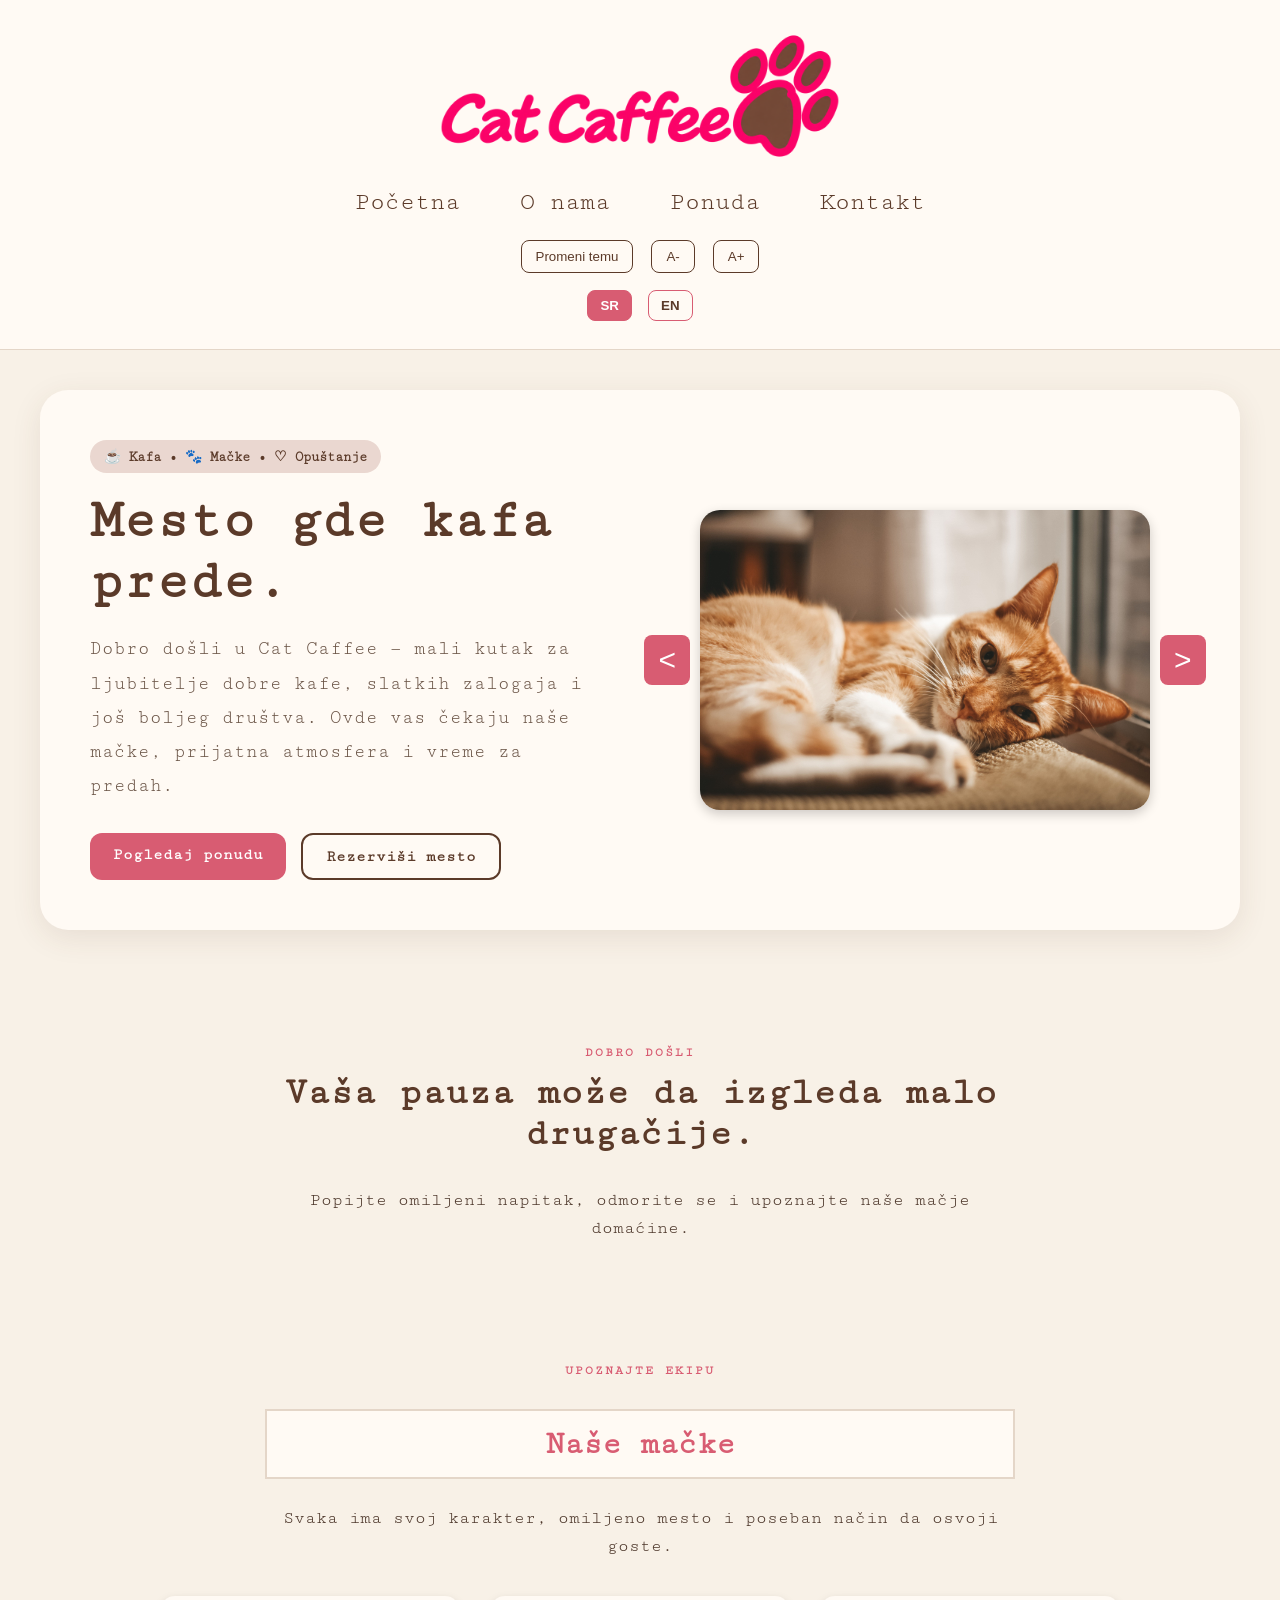
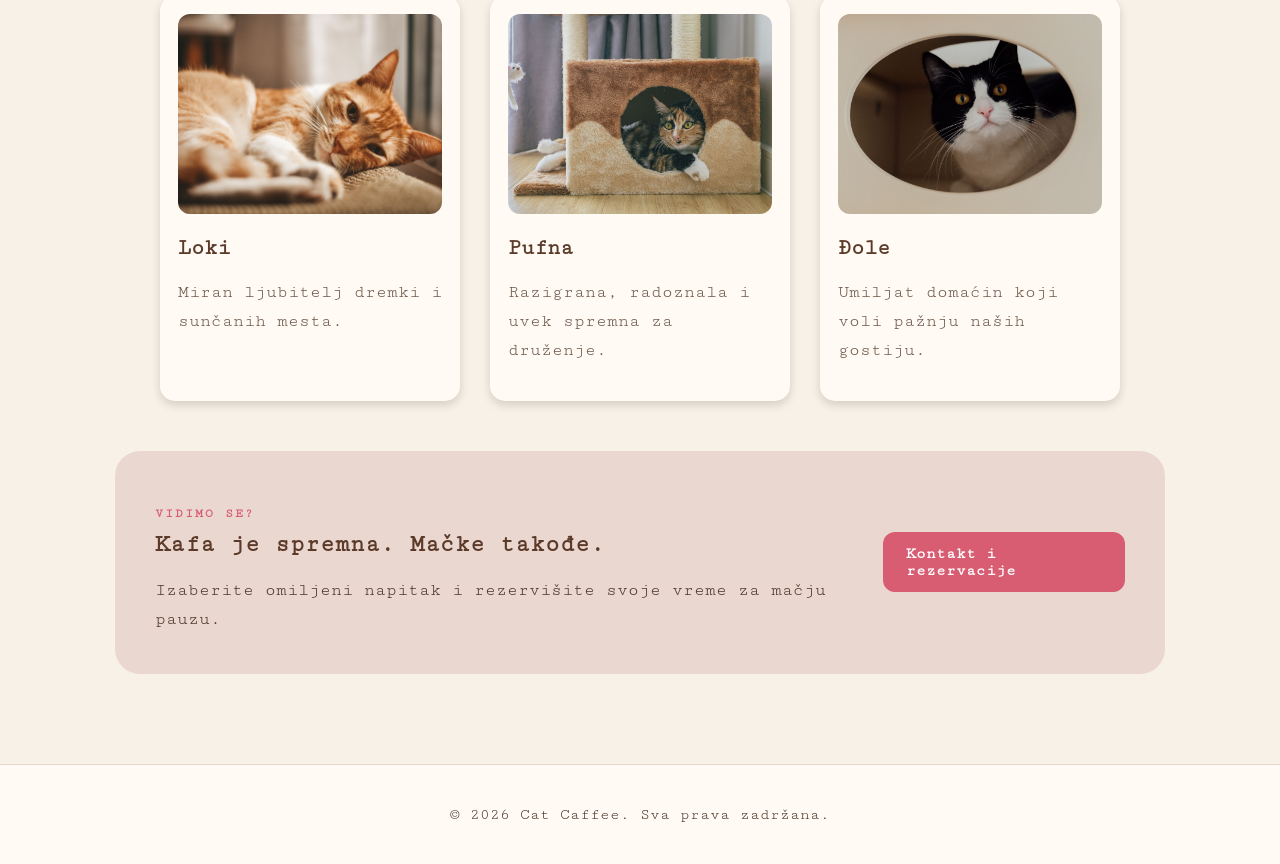
<file: index.html>
<!DOCTYPE html>

<html lang="sr">
<head>
<meta charset="utf-8"/>
<meta content="width=device-width, initial-scale=1.0" name="viewport"/>
<!-- =========================
         OSNOVNI SEO
         ========================= -->
<title>Cat Caffee | Kafa, mačke i opuštanje</title>
<meta content="Cat Caffee je prijatan kutak za ljubitelje kafe i mačaka. Upoznajte naše mačke, pogledajte ponudu i rezervišite svoje mesto." name="description"/>
<meta content="Cat Caffee, mačke, kafa, kafić, Zrenjanin, cat cafe" name="keywords"/>
<meta content="Cat Caffee" name="author"/>
<meta content="index, follow" name="robots"/>
<!-- =========================
         CANONICAL
         ========================= -->
<link href="https://jovanapopov.github.io/Cat-caffee/" rel="canonical"/>
<!-- =========================
         OPEN GRAPH
         ========================= -->
<meta content="Cat Caffee | Kafa, mačke i opuštanje" property="og:title"/>
<meta content="Mesto za ljubitelje dobre kafe, slatkih zalogaja i mačjeg društva." property="og:description"/>
<meta content="website" property="og:type"/>
<meta content="https://jovanapopov.github.io/Cat-caffee/" property="og:url"/>
<meta content="https://jovanapopov.github.io/Cat-caffee/slike/maca1.jpg" property="og:image"/>
<meta content="Cat Caffee" property="og:site_name"/>
<!-- CSS -->
<link href="stil.css" rel="stylesheet"/>
</head>
<body>
<!-- ZAGLAVLJE -->
<header>
<img alt="Cat Caffee logo" class="logo-sajta" src="slike/logo.png"/><h1 class="sr-only-logo" id="logo-naslov">Cat Caffee</h1>
<nav>
<a data-i18n="navHome" href="index.html">
                Početna
            </a>
<a data-i18n="navAbout" href="o-nama.html">
                O nama
            </a>
<!-- MEGA MENI -->
<div class="mega-meni">
<a class="mega-link" data-i18n="navOffer" href="ponuda.html">
                    Ponuda
                </a>
<div class="mega-sadrzaj">
<div class="mega-kolona">
<h3>
                            ☕
                            <span data-i18n="megaDrinks">
                                Napici
                            </span>
</h3>
<a data-i18n="navCoffee" href="ponuda.html#kafe">
                            Kafe
                        </a>
<a data-i18n="navTea" href="ponuda.html#cajevi">
                            Čajevi
                        </a>
</div>
<div class="mega-kolona">
<h3>
                            🍰
                            <span data-i18n="megaDesserts">
                                Poslastice
                            </span>
</h3>
<a data-i18n="navCheesecake" href="ponuda.html#poslastice">
                            Čizkejk
                        </a>
<a data-i18n="navSweetBites" href="ponuda.html#poslastice">
                            Slatki zalogaji
                        </a>
</div>
<div class="mega-kolona">
<h3>
                            🐾 Cat Caffee
                        </h3>
<a data-i18n="navCats" href="index.html#nase-macke">
                            Naše mačke
                        </a>
<a data-i18n="navReservations" href="kontakt.html#kontakt-forma">
                            Rezervacije
                        </a>
</div>
</div>
</div>
<a data-i18n="navContact" href="kontakt.html">
                Kontakt
            </a>
</nav>
<!-- PRISTUPAČNOST -->
<div class="pristupacnost">
<button data-i18n="themeBtn" id="dugme-tema">
                Promeni temu
            </button>
<button id="smanji-font">
                A-
            </button>
<button id="povecaj-font">
                A+
            </button>
</div>
<!-- IZBOR JEZIKA -->
<div class="izbor-jezika">
<button id="sr-jezik">
                SR
            </button>
<button id="en-jezik">
                EN
            </button>
</div>
</header>
<!-- GLAVNI SADRŽAJ -->
<main>
<!-- HERO -->
<section class="uvod hero">
<div class="uvod-tekst">
<span class="hero-bedz" data-i18n="heroBadge">

                    ☕ Kafa • 🐾 Mačke • ♡ Opuštanje

                </span>
<h2 class="hero-naslov" data-i18n="heroNaslov">

                    Mesto gde kafa prede.

                </h2>
<p class="hero-opis" data-i18n="heroOpis">

                    Dobro došli u Cat Caffee — mali kutak za ljubitelje
                    dobre kafe, slatkih zalogaja i još boljeg društva.
                    Ovde vas čekaju naše mačke, prijatna atmosfera
                    i vreme za predah.

                </p>
<div class="hero-dugmad">
<a class="dugme-primarno" data-i18n="ponudaDugme" href="ponuda.html">

                        Pogledaj ponudu

                    </a>
<a class="dugme-sekundarno" data-i18n="rezervacijaDugme" href="kontakt.html">

                        Rezerviši mesto

                    </a>
</div>
</div>
<!-- SLAJDER -->
<div class="uvod-slika">
<div class="slajder">
<button aria-label="Prethodna slika" id="prethodna-slika">

                        &lt;

                    </button>
<img alt="Mačka u Cat Caffee-u" id="slika-slajdera" src="slike/maca1.jpg"/>
<button aria-label="Sledeća slika" id="sledeca-slika">

                        &gt;

                    </button>
</div>
</div>
</section>
<!-- KRATKA PORUKA -->
<section class="zasto-mi">
<p class="mali-naslov" data-i18n="welcomeMini">

                DOBRO DOŠLI

            </p>
<h2 data-i18n="pauzaNaslov">

                Vaša pauza može da izgleda malo drugačije.

            </h2>
<p data-i18n="pauzaTekst">

                Popijte omiljeni napitak, odmorite se
                i upoznajte naše mačje domaćine.

            </p>
</section>
<!-- NAŠE MAČKE -->
<section class="nase-macke" id="nase-macke">
<div class="sekcija-zaglavlje">
<p class="mali-naslov" data-i18n="teamMini">

                    UPOZNAJTE EKIPU

                </p>
<h2 class="naslov-sekcije" data-i18n="mackeNaslov">

                    Naše mačke

                </h2>
<p data-i18n="mackeTekst">

                    Svaka ima svoj karakter, omiljeno mesto
                    i poseban način da osvoji goste.

                </p>
</div>
<div class="kartice-macaka">
<div class="kartica">
<img alt="Mačak Loki" src="slike/maca1.jpg"/>
<h3>
                        Loki
                    </h3>
<p data-i18n="lokiTekst">
                        Miran ljubitelj dremki i sunčanih mesta.
                    </p>
</div>
<div class="kartica">
<img alt="Mačka Pufna" src="slike/maca2.jpg"/>
<h3>
                        Pufna
                    </h3>
<p data-i18n="pufnaTekst">
                        Razigrana, radoznala i uvek spremna za druženje.
                    </p>
</div>
<div class="kartica">
<img alt="Mačak Đole" src="slike/maca3.jpg"/>
<h3>
                        Đole
                    </h3>
<p data-i18n="djoleTekst">
                        Umiljat domaćin koji voli pažnju naših gostiju.
                    </p>
</div>
</div>
</section>
<!-- POZIV NA AKCIJU -->
<section class="cta-sekcija">
<div>
<p class="mali-naslov" data-i18n="ctaMini">

                    VIDIMO SE?

                </p>
<h2 data-i18n="ctaNaslov">

                    Kafa je spremna. Mačke takođe.

                </h2>
<p data-i18n="ctaTekst">

                    Izaberite omiljeni napitak i rezervišite
                    svoje vreme za mačju pauzu.

                </p>
</div>
<a class="dugme-primarno" data-i18n="ctaDugme" href="kontakt.html">

                Kontakt i rezervacije

            </a>
</section>
</main>
<!-- FOOTER -->
<footer>
<p data-i18n="footerText">

            © 2026 Cat Caffee. Sva prava zadržana.

        </p>
</footer>
<!-- JAVASCRIPT -->
<script src="skripta.js"></script>
<script src="jezik.js"></script>
</body>
</html>
</file>
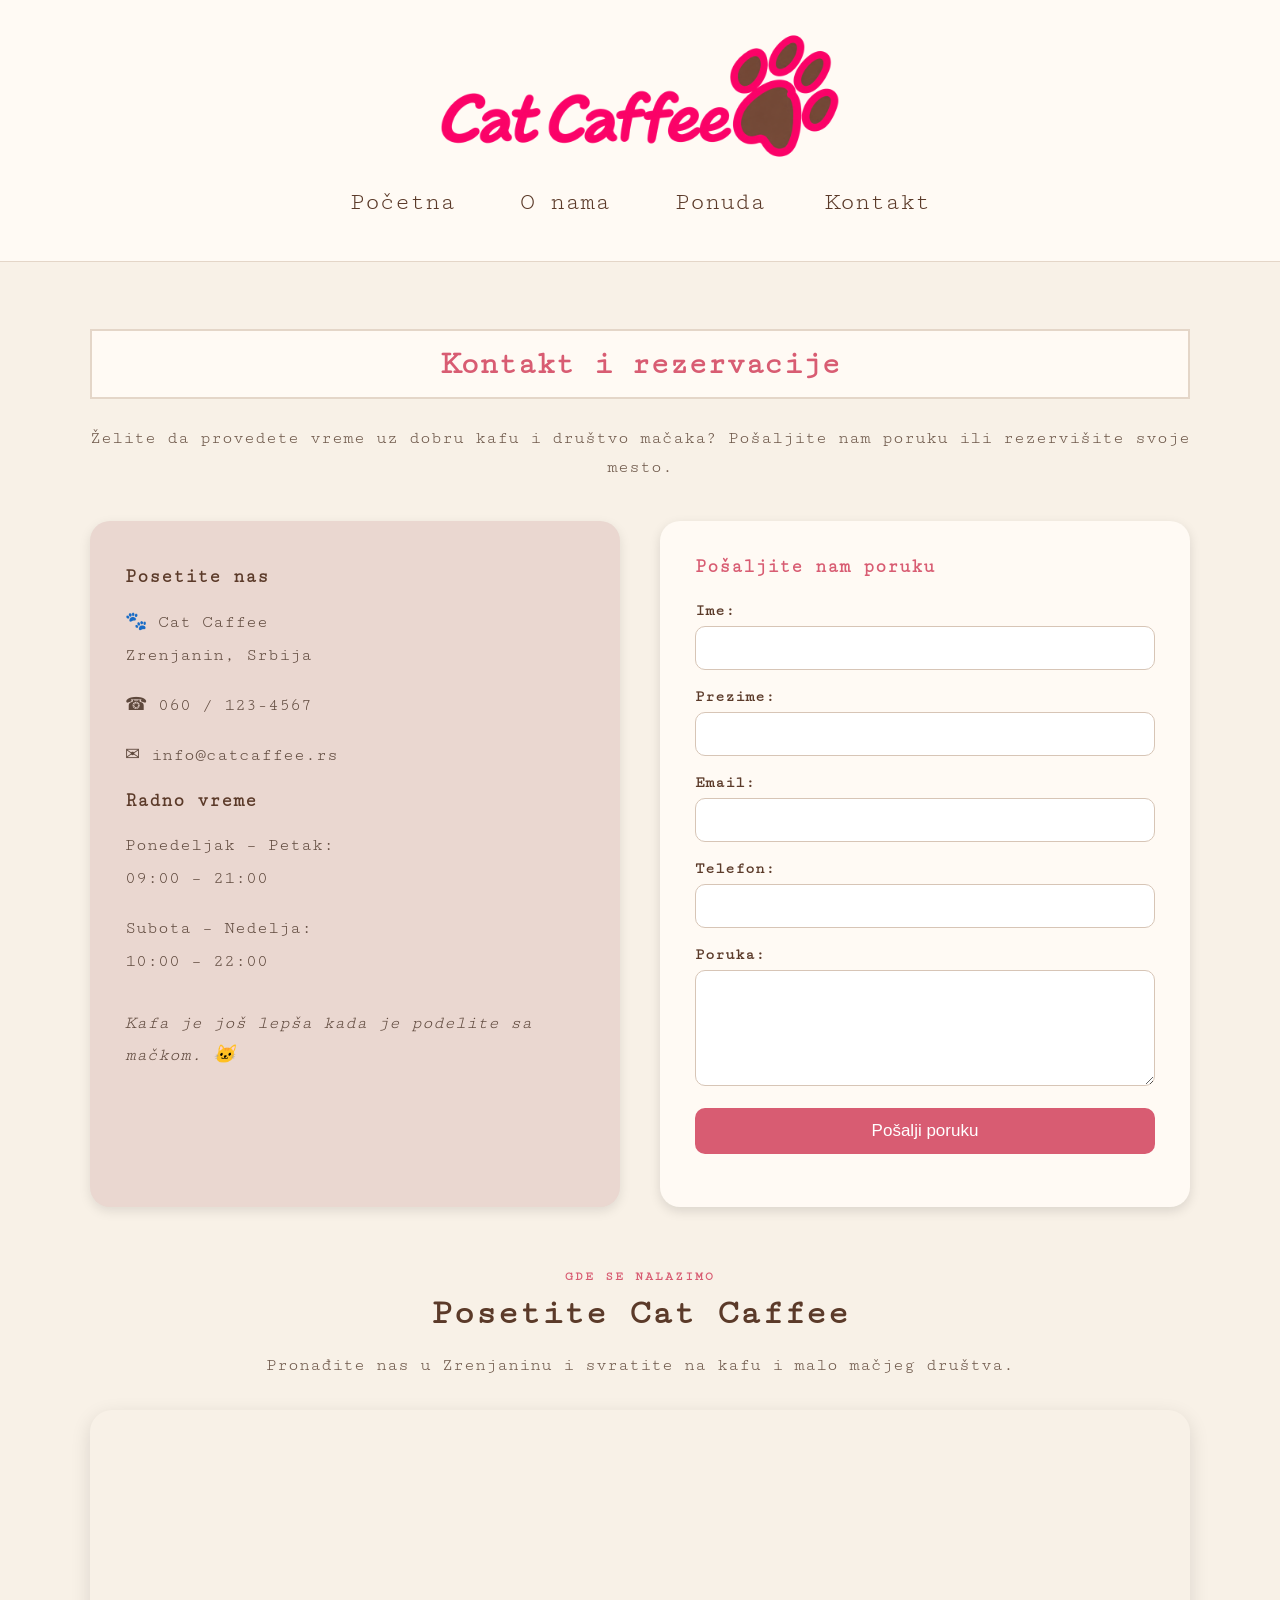
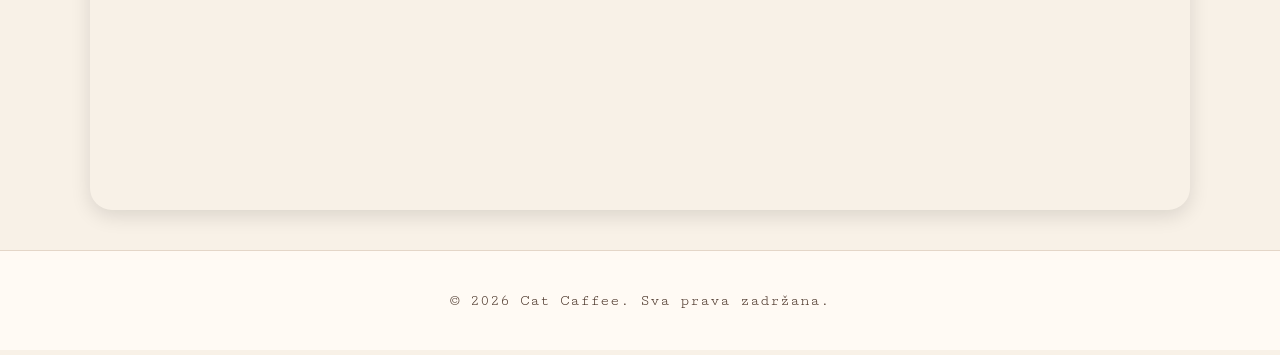
<file: kontakt.html>
<!DOCTYPE html>

<html lang="sr">
<head>
<meta charset="utf-8"/>
<meta content="width=device-width, initial-scale=1.0" name="viewport"/>
<!-- =========================
         OSNOVNI SEO
         ========================= -->
<title>Kontakt i rezervacije | Cat Caffee</title>
<meta content="Kontaktirajte Cat Caffee, rezervišite svoje mesto i pronađite našu lokaciju u Zrenjaninu." name="description"/>
<meta content="Cat Caffee kontakt, rezervacija, cat cafe Zrenjanin, mačke, kafa" name="keywords"/>
<meta content="Cat Caffee" name="author"/>
<meta content="index, follow" name="robots"/>
<!-- =========================
         CANONICAL
         ========================= -->
<link href="https://jovanapopov.github.io/Cat-caffee/kontakt.html" rel="canonical"/>
<!-- =========================
         OPEN GRAPH
         ========================= -->
<meta content="Kontakt i rezervacije | Cat Caffee" property="og:title"/>
<meta content="Pošaljite poruku, rezervišite mesto i pronađite Cat Caffee u Zrenjaninu." property="og:description"/>
<meta content="website" property="og:type"/>
<meta content="https://jovanapopov.github.io/Cat-caffee/kontakt.html" property="og:url"/>
<meta content="https://jovanapopov.github.io/Cat-caffee/slike/maca3.jpg" property="og:image"/>
<meta content="Cat Caffee" property="og:site_name"/>
<!-- CSS -->
<link href="stil.css" rel="stylesheet"/>
</head>
<body>
<!-- ZAGLAVLJE -->
<header>
<img alt="Cat Caffee logo" class="logo-sajta" src="slike/logo.png"/><h1 class="sr-only-logo">Cat Caffee</h1>
<nav>
<a href="index.html">
                Početna
            </a>
<a href="o-nama.html">
                O nama
            </a>
<!-- MEGA MENI -->
<div class="mega-meni">
<a class="mega-link" href="ponuda.html">
                    Ponuda
                </a>
<div class="mega-sadrzaj">
<div class="mega-kolona">
<h3>
                            ☕ Napici
                        </h3>
<a href="ponuda.html#kafe">
                            Kafe
                        </a>
<a href="ponuda.html#cajevi">
                            Čajevi
                        </a>
</div>
<div class="mega-kolona">
<h3>
                            🍰 Poslastice
                        </h3>
<a href="ponuda.html#poslastice">
                            Čizkejk
                        </a>
<a href="ponuda.html#poslastice">
                            Slatki zalogaji
                        </a>
</div>
<div class="mega-kolona">
<h3>
                            🐾 Cat Caffee
                        </h3>
<a href="index.html#nase-macke">
                            Naše mačke
                        </a>
<a href="kontakt.html#kontakt-forma">
                            Rezervacije
                        </a>
</div>
</div>
</div>
<a href="kontakt.html">
                Kontakt
            </a>
</nav>
</header>
<!-- GLAVNI SADRŽAJ -->
<main>
<section class="kontakt-sekcija">
<!-- NASLOV -->
<div class="kontakt-naslov">
<h2 class="naslov-sekcije">
                    Kontakt i rezervacije
                </h2>
<p>
                    Želite da provedete vreme uz dobru kafu
                    i društvo mačaka?
                    Pošaljite nam poruku ili rezervišite svoje mesto.
                </p>
</div>
<!-- KONTAKT + FORMA -->
<div class="kontakt-grid">
<!-- LEVA STRANA -->
<div class="kontakt-info">
<h3>
                        Posetite nas
                    </h3>
<p>
                        🐾 Cat Caffee<br/>
                        Zrenjanin, Srbija
                    </p>
<p>
                        ☎ 060 / 123-4567
                    </p>
<p>
                        ✉ info@catcaffee.rs
                    </p>
<h3>
                        Radno vreme
                    </h3>
<p>
                        Ponedeljak – Petak:<br/>
                        09:00 – 21:00
                    </p>
<p>
                        Subota – Nedelja:<br/>
                        10:00 – 22:00
                    </p>
<p class="kontakt-poruka">
                        Kafa je još lepša kada je
                        podelite sa mačkom. 🐱
                    </p>
</div>
<!-- DESNA STRANA - FORMA -->
<div class="kontakt-forma-kartica">
<h3>
                        Pošaljite nam poruku
                    </h3>
<form id="kontakt-forma">
<div class="form-grupa">
<label for="ime">
                                Ime:
                            </label>
<input id="ime" name="ime" required="" type="text"/>
</div>
<div class="form-grupa">
<label for="prezime">
                                Prezime:
                            </label>
<input id="prezime" name="prezime" pattern="[A-Za-zČĆŽŠĐčćžšđ ]{2,}" required="" type="text"/>
</div>
<div class="form-grupa">
<label for="email">
                                Email:
                            </label>
<input id="email" name="email" required="" type="email"/>
</div>
<div class="form-grupa">
<label for="telefon">
                                Telefon:
                            </label>
<input id="telefon" name="telefon" required="" type="text"/>
</div>
<div class="form-grupa">
<label for="poruka">
                                Poruka:
                            </label>
<textarea id="poruka" name="poruka" required="" rows="5"></textarea>
</div>
<button class="kontakt-dugme" type="submit">

                            Pošalji poruku

                        </button>
<p aria-live="polite" id="poruka-forme"></p>
</form>
</div>
</div>
<!-- KRAJ kontakt-grid -->
<!-- GOOGLE MAPA -->
<div class="mapa-sekcija">
<p class="mali-naslov">
                    GDE SE NALAZIMO
                </p>
<h2>
                    Posetite Cat Caffee
                </h2>
<p>
                    Pronađite nas u Zrenjaninu i svratite
                    na kafu i malo mačjeg društva.
                </p>
<div class="mapa-okvir">
<iframe allowfullscreen="" loading="lazy" referrerpolicy="no-referrer-when-downgrade" src="https://www.google.com/maps?q=Zrenjanin,Serbia&amp;output=embed" title="Lokacija Cat Caffee-a u Zrenjaninu">
</iframe>
</div>
</div>
</section>
</main>
<!-- PODNOŽJE -->
<footer>
<p>
            © 2026 Cat Caffee. Sva prava zadržana.
        </p>
</footer>
<!-- JAVASCRIPT -->
<script src="kontakt.js"></script>
</body>
</html>
</file>
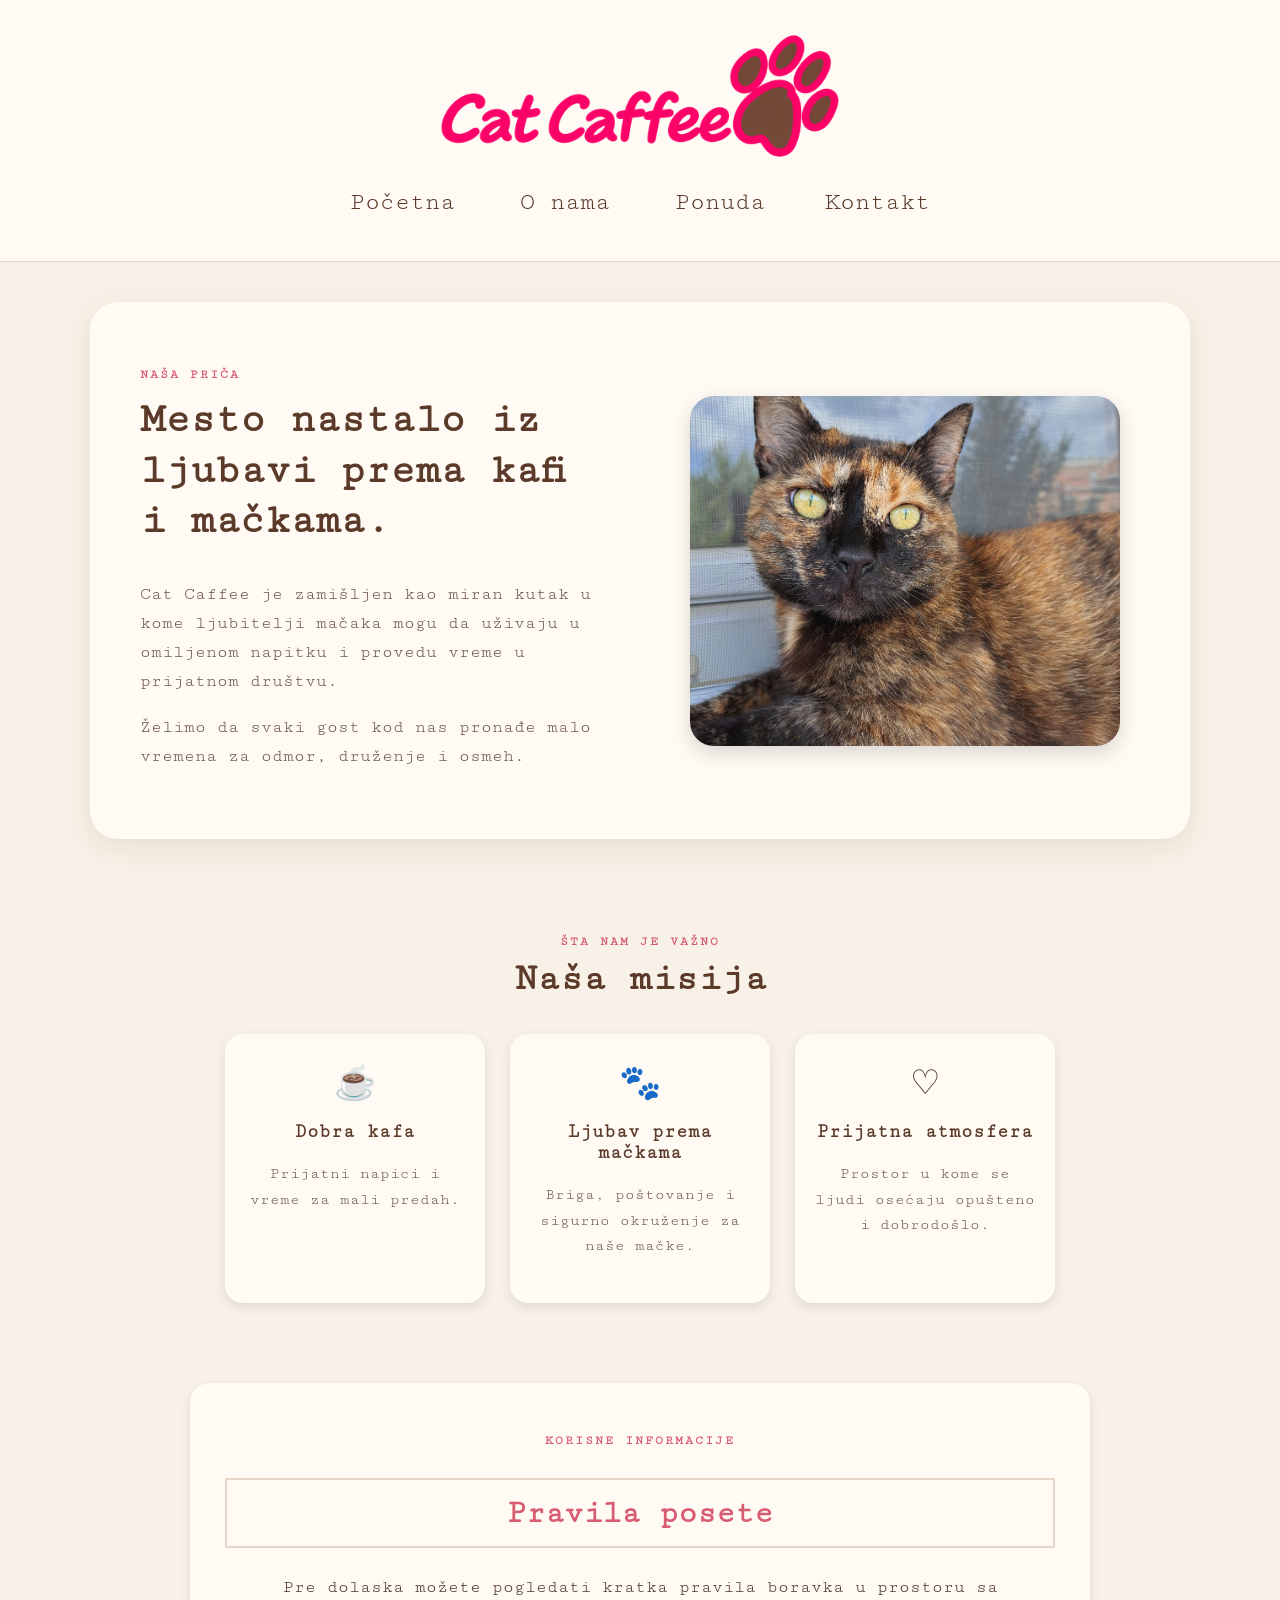
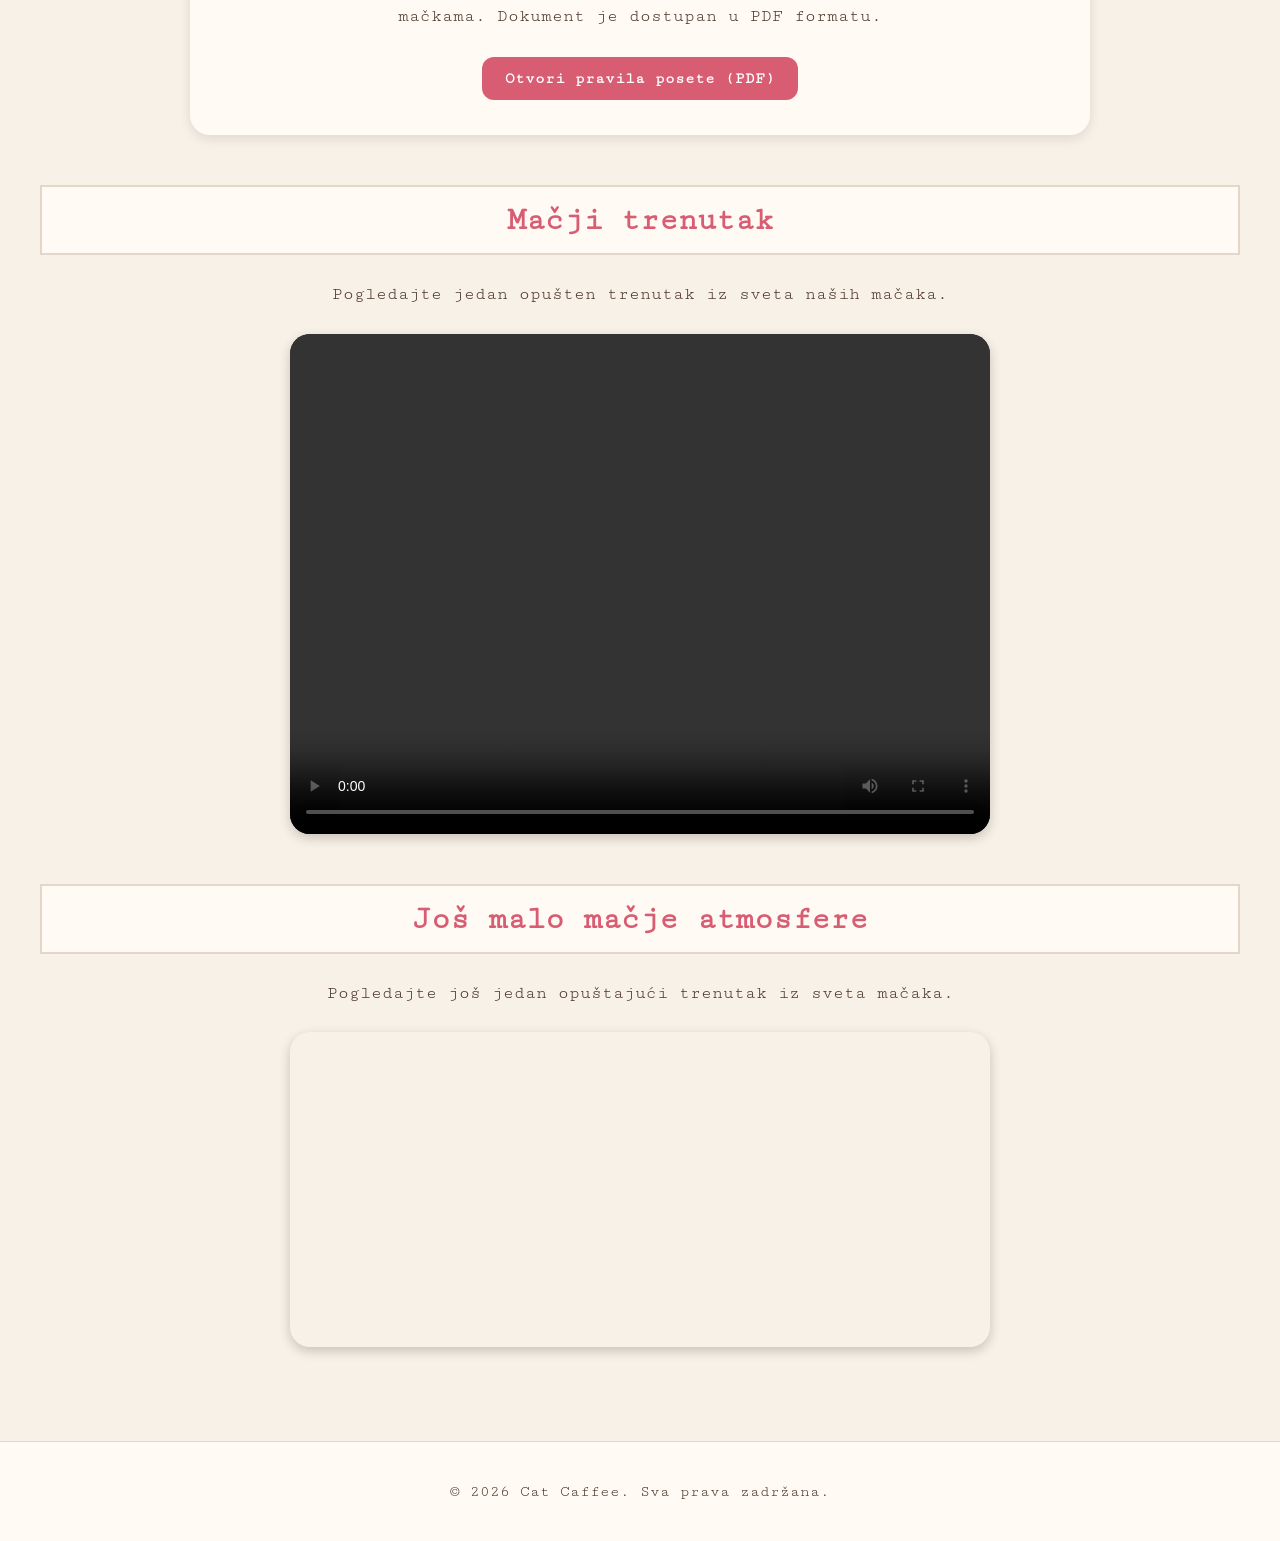
<file: o-nama.html>
<!DOCTYPE html>

<html lang="sr">
<head>
<meta charset="utf-8"/>
<meta content="width=device-width, initial-scale=1.0" name="viewport"/>
<!-- =========================
         OSNOVNI SEO
         ========================= -->
<title>O nama | Cat Caffee</title>
<meta content="Upoznajte priču, misiju i mačke Cat Caffee-a i saznajte više o našem prijatnom prostoru za ljubitelje mačaka i kafe." name="description"/>
<meta content="Cat Caffee, o nama, mačke, cat cafe, kafa, Zrenjanin" name="keywords"/>
<meta content="Cat Caffee" name="author"/>
<meta content="index, follow" name="robots"/>
<!-- =========================
         CANONICAL
         ========================= -->
<link href="https://jovanapopov.github.io/Cat-caffee/o-nama.html" rel="canonical"/>
<!-- =========================
         OPEN GRAPH
         ========================= -->
<meta content="O nama | Cat Caffee" property="og:title"/>
<meta content="Saznajte više o našoj priči, misiji i mačjim domaćinima." property="og:description"/>
<meta content="website" property="og:type"/>
<meta content="https://jovanapopov.github.io/Cat-caffee/o-nama.html" property="og:url"/>
<meta content="https://jovanapopov.github.io/Cat-caffee/slike/maca.jpeg" property="og:image"/>
<meta content="Cat Caffee" property="og:site_name"/>
<!-- CSS -->
<link href="stil.css" rel="stylesheet"/>
</head>
<body>
<!-- ZAGLAVLJE -->
<header>
<img alt="Cat Caffee logo" class="logo-sajta" src="slike/logo.png"/><h1 class="sr-only-logo">Cat Caffee</h1>
<nav>
<a href="index.html">
                Početna
            </a>
<a href="o-nama.html">
                O nama
            </a>
<!-- MEGA MENI -->
<div class="mega-meni">
<a class="mega-link" href="ponuda.html">
                    Ponuda
                </a>
<div class="mega-sadrzaj">
<div class="mega-kolona">
<h3>
                            ☕ Napici
                        </h3>
<a href="ponuda.html#kafe">
                            Kafe
                        </a>
<a href="ponuda.html#cajevi">
                            Čajevi
                        </a>
</div>
<div class="mega-kolona">
<h3>
                            🍰 Poslastice
                        </h3>
<a href="ponuda.html#poslastice">
                            Čizkejk
                        </a>
<a href="ponuda.html#poslastice">
                            Slatki zalogaji
                        </a>
</div>
<div class="mega-kolona">
<h3>
                            🐾 Cat Caffee
                        </h3>
<a href="index.html#nase-macke">
                            Naše mačke
                        </a>
<a href="kontakt.html#kontakt-forma">
                            Rezervacije
                        </a>
</div>
</div>
</div>
<a href="kontakt.html">
                Kontakt
            </a>
</nav>
</header>
<!-- GLAVNI SADRŽAJ -->
<main>
<!-- UVOD O NAMA -->
<section class="o-nama-hero">
<div class="o-nama-tekst">
<p class="mali-naslov">
                    NAŠA PRIČA
                </p>
<h2>
                    Mesto nastalo iz ljubavi prema kafi i mačkama.
                </h2>
<p>
                    Cat Caffee je zamišljen kao miran kutak u kome
                    ljubitelji mačaka mogu da uživaju u omiljenom
                    napitku i provedu vreme u prijatnom društvu.
                </p>
<p>
                    Želimo da svaki gost kod nas pronađe malo vremena
                    za odmor, druženje i osmeh.
                </p>
</div>
<div class="o-nama-slika">
<img alt="Mačka u Cat Caffee-u" src="slike/maca.jpeg"/>
</div>
</section>
<!-- MISIJA -->
<section class="misija-sekcija">
<p class="mali-naslov">
                ŠTA NAM JE VAŽNO
            </p>
<h2>
                Naša misija
            </h2>
<div class="misija-kartice">
<div class="misija-kartica">
<span>☕</span>
<h3>
                        Dobra kafa
                    </h3>
<p>
                        Prijatni napici i vreme za mali predah.
                    </p>
</div>
<div class="misija-kartica">
<span>🐾</span>
<h3>
                        Ljubav prema mačkama
                    </h3>
<p>
                        Briga, poštovanje i sigurno okruženje
                        za naše mačke.
                    </p>
</div>
<div class="misija-kartica">
<span>♡</span>
<h3>
                        Prijatna atmosfera
                    </h3>
<p>
                        Prostor u kome se ljudi osećaju
                        opušteno i dobrodošlo.
                    </p>
</div>
</div>
</section>
<!-- LOKALNI DOKUMENT -->
<section class="dokument-sekcija">
<p class="mali-naslov">
                KORISNE INFORMACIJE
            </p>
<h2 class="naslov-sekcije">
                Pravila posete
            </h2>
<p>
                Pre dolaska možete pogledati kratka pravila boravka
                u prostoru sa mačkama. Dokument je dostupan u PDF formatu.
            </p>
<a class="dugme-primarno dokument-dugme" href="dokumenti/pravila-posete-cat-caffee.pdf" rel="noopener" target="_blank">
                Otvori pravila posete (PDF)
            </a>
</section>
<!-- LOKALNI MP4 VIDEO -->
<section class="video-sekcija">
<h2 class="naslov-sekcije">
                Mačji trenutak
            </h2>
<p>
                Pogledajte jedan opušten trenutak
                iz sveta naših mačaka.
            </p>
<div class="video-okvir">
<video controls="" preload="metadata">
<source src="video/macke.mp4" type="video/mp4"/>

                    Vaš pregledač ne podržava video zapis.

                </video>
</div>
</section>
<!-- YOUTUBE VIDEO -->
<section class="youtube-sekcija">
<h2 class="naslov-sekcije">
                Još malo mačje atmosfere
            </h2>
<p>
                Pogledajte još jedan opuštajući trenutak
                iz sveta mačaka.
            </p>
<div class="youtube-video">
<iframe allow="accelerometer; autoplay; clipboard-write; encrypted-media; gyroscope; picture-in-picture; web-share" allowfullscreen="" frameborder="0" height="315" loading="lazy" referrerpolicy="strict-origin-when-cross-origin" src="https://www.youtube.com/embed/PzGI-FBzcNE?si=E58UbPvZ9c0_RWmP" title="YouTube video player" width="560">
</iframe>
</div>
</section>
</main>
<!-- PODNOŽJE -->
<footer>
<p>
            © 2026 Cat Caffee. Sva prava zadržana.
        </p>
</footer>
</body>
</html>
</file>
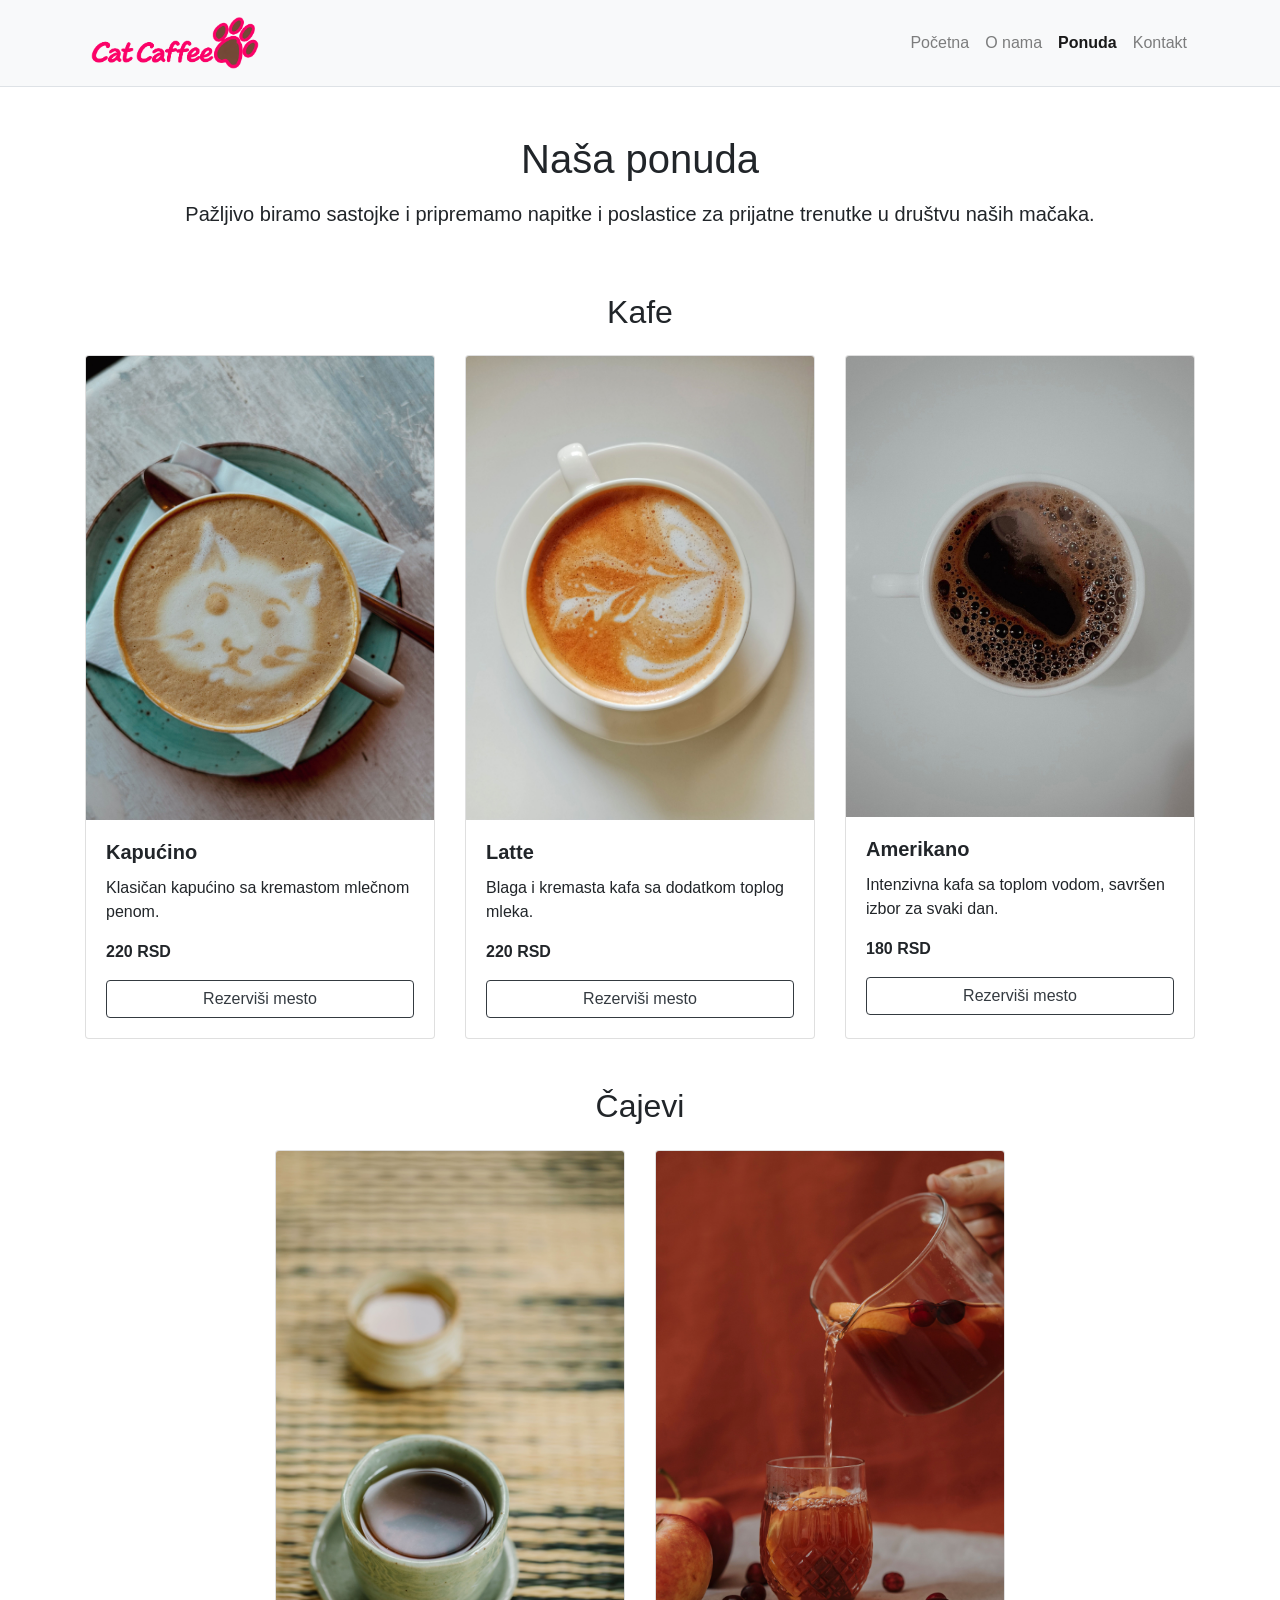
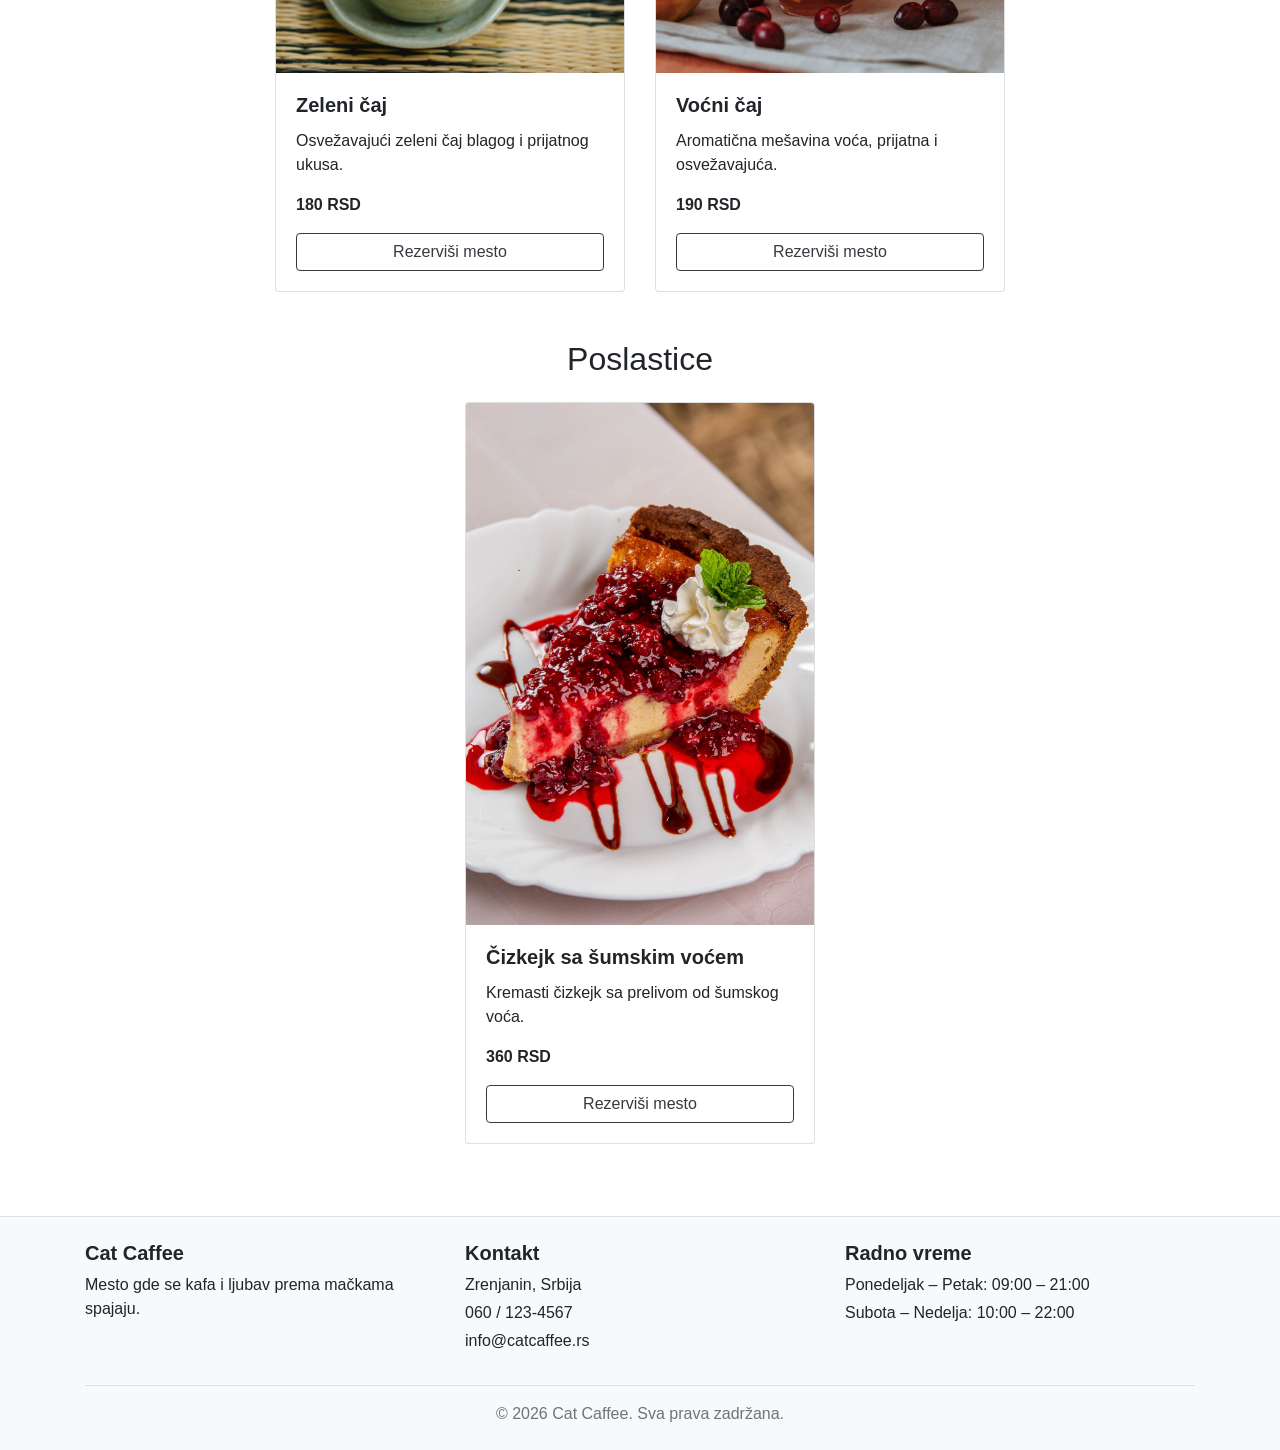
<file: ponuda.html>
<!DOCTYPE html>

<html lang="sr">
<head>
<meta charset="utf-8"/>
<meta content="width=device-width, initial-scale=1.0" name="viewport"/>
<!-- =========================
         OSNOVNI SEO
         ========================= -->
<title>Ponuda | Cat Caffee</title>
<meta content="Pogledajte ponudu Cat Caffee-a: kafe, čajeve i poslastice za prijatnu pauzu u društvu mačaka." name="description"/>
<meta content="Cat Caffee ponuda, kafa, čaj, čizkejk, poslastice, cat cafe" name="keywords"/>
<meta content="Cat Caffee" name="author"/>
<meta content="index, follow" name="robots"/>
<!-- =========================
         CANONICAL
         ========================= -->
<link href="https://jovanapopov.github.io/Cat-caffee/ponuda.html" rel="canonical"/>
<!-- =========================
         OPEN GRAPH
         ========================= -->
<meta content="Ponuda | Cat Caffee" property="og:title"/>
<meta content="Kafe, čajevi i poslastice u Cat Caffee-u." property="og:description"/>
<meta content="website" property="og:type"/>
<meta content="https://jovanapopov.github.io/Cat-caffee/ponuda.html" property="og:url"/>
<meta content="https://jovanapopov.github.io/Cat-caffee/slike/cappuccino.jpg" property="og:image"/>
<meta content="Cat Caffee" property="og:site_name"/>
<!-- BOOTSTRAP -->
<link href="bootstrap/css/bootstrap.min.css" rel="stylesheet"/>
</head>
<body>
<!-- =========================
         NAVIGACIJA
         ========================= -->
<nav class="navbar navbar-expand-md navbar-light bg-light border-bottom">
<div class="container">
<a class="navbar-brand font-weight-bold" href="index.html"><img alt="Cat Caffee logo" class="img-fluid d-block" height="70" src="slike/logo.png" width="180"/></a>
<div class="navbar-nav ml-auto">
<a class="nav-item nav-link" href="index.html">

                    Početna

                </a>
<a class="nav-item nav-link" href="o-nama.html">

                    O nama

                </a>
<a class="nav-item nav-link active font-weight-bold" href="ponuda.html">

                    Ponuda

                </a>
<a class="nav-item nav-link" href="kontakt.html">

                    Kontakt

                </a>
</div>
</div>
</nav>
<!-- =========================
         GLAVNI SADRŽAJ
         ========================= -->
<main>
<div class="container">
<h1 class="text-center mt-5 mb-3">

                Naša ponuda

            </h1>
<p class="text-center lead mb-5">

                Pažljivo biramo sastojke i pripremamo napitke
                i poslastice za prijatne trenutke
                u društvu naših mačaka.

            </p>
<!-- =========================
                 KAFE
                 ========================= -->
<section class="pt-3" id="kafe">
<h2 class="text-center mb-4">

                    Kafe

                </h2>
<div class="row">
<!-- KAPUĆINO -->
<div class="col-md-4 mb-4">
<div class="card h-100">
<img alt="Kapućino" class="card-img-top img-fluid" src="slike/cappuccino.jpg"/>
<div class="card-body">
<h5 class="card-title font-weight-bold">

                                    Kapućino

                                </h5>
<p class="card-text">

                                    Klasičan kapućino sa kremastom
                                    mlečnom penom.

                                </p>
<p class="card-text font-weight-bold">

                                    220 RSD

                                </p>
<a class="btn btn-outline-dark btn-block" href="kontakt.html#kontakt-forma">

                                    Rezerviši mesto

                                </a>
</div>
</div>
</div>
<!-- LATTE -->
<div class="col-md-4 mb-4">
<div class="card h-100">
<img alt="Latte" class="card-img-top img-fluid" src="slike/caffee_latte.jpg"/>
<div class="card-body">
<h5 class="card-title font-weight-bold">

                                    Latte

                                </h5>
<p class="card-text">

                                    Blaga i kremasta kafa
                                    sa dodatkom toplog mleka.

                                </p>
<p class="card-text font-weight-bold">

                                    220 RSD

                                </p>
<a class="btn btn-outline-dark btn-block" href="kontakt.html#kontakt-forma">

                                    Rezerviši mesto

                                </a>
</div>
</div>
</div>
<!-- AMERIKANO -->
<div class="col-md-4 mb-4">
<div class="card h-100">
<img alt="Amerikano" class="card-img-top img-fluid" src="slike/amerikano.jpg"/>
<div class="card-body">
<h5 class="card-title font-weight-bold">

                                    Amerikano

                                </h5>
<p class="card-text">

                                    Intenzivna kafa sa toplom vodom,
                                    savršen izbor za svaki dan.

                                </p>
<p class="card-text font-weight-bold">

                                    180 RSD

                                </p>
<a class="btn btn-outline-dark btn-block" href="kontakt.html#kontakt-forma">

                                    Rezerviši mesto

                                </a>
</div>
</div>
</div>
</div>
</section>
<!-- =========================
                 ČAJEVI
                 ========================= -->
<section class="pt-4" id="cajevi">
<h2 class="text-center mb-4">

                    Čajevi

                </h2>
<div class="row justify-content-center">
<!-- ZELENI ČAJ -->
<div class="col-md-4 mb-4">
<div class="card h-100">
<img alt="Zeleni čaj" class="card-img-top img-fluid" src="slike/zeleni_caj.jpg"/>
<div class="card-body">
<h5 class="card-title font-weight-bold">

                                    Zeleni čaj

                                </h5>
<p class="card-text">

                                    Osvežavajući zeleni čaj
                                    blagog i prijatnog ukusa.

                                </p>
<p class="card-text font-weight-bold">

                                    180 RSD

                                </p>
<a class="btn btn-outline-dark btn-block" href="kontakt.html#kontakt-forma">

                                    Rezerviši mesto

                                </a>
</div>
</div>
</div>
<!-- VOĆNI ČAJ -->
<div class="col-md-4 mb-4">
<div class="card h-100">
<img alt="Voćni čaj" class="card-img-top img-fluid" src="slike/vocni_caj.jpg"/>
<div class="card-body">
<h5 class="card-title font-weight-bold">

                                    Voćni čaj

                                </h5>
<p class="card-text">

                                    Aromatična mešavina voća,
                                    prijatna i osvežavajuća.

                                </p>
<p class="card-text font-weight-bold">

                                    190 RSD

                                </p>
<a class="btn btn-outline-dark btn-block" href="kontakt.html#kontakt-forma">

                                    Rezerviši mesto

                                </a>
</div>
</div>
</div>
</div>
</section>
<!-- =========================
                 POSLASTICE
                 ========================= -->
<section class="pt-4" id="poslastice">
<h2 class="text-center mb-4">

                    Poslastice

                </h2>
<div class="row justify-content-center">
<!-- ČIZKEJK -->
<div class="col-md-4 mb-4">
<div class="card h-100">
<img alt="Čizkejk sa šumskim voćem" class="card-img-top img-fluid" src="slike/cizkejk.jpg"/>
<div class="card-body">
<h5 class="card-title font-weight-bold">

                                    Čizkejk sa šumskim voćem

                                </h5>
<p class="card-text">

                                    Kremasti čizkejk sa prelivom
                                    od šumskog voća.

                                </p>
<p class="card-text font-weight-bold">

                                    360 RSD

                                </p>
<a class="btn btn-outline-dark btn-block" href="kontakt.html#kontakt-forma">

                                    Rezerviši mesto

                                </a>
</div>
</div>
</div>
</div>
</section>
</div>
</main>
<!-- =========================
         FOOTER
         ========================= -->
<footer class="bg-light border-top mt-5 py-4">
<div class="container">
<div class="row">
<div class="col-md-4 mb-3">
<h5 class="font-weight-bold">

                        Cat Caffee

                    </h5>
<p class="mb-0">

                        Mesto gde se kafa i ljubav
                        prema mačkama spajaju.

                    </p>
</div>
<div class="col-md-4 mb-3">
<h5 class="font-weight-bold">

                        Kontakt

                    </h5>
<p class="mb-1">

                        Zrenjanin, Srbija

                    </p>
<p class="mb-1">

                        060 / 123-4567

                    </p>
<p class="mb-0">

                        info@catcaffee.rs

                    </p>
</div>
<div class="col-md-4 mb-3">
<h5 class="font-weight-bold">

                        Radno vreme

                    </h5>
<p class="mb-1">

                        Ponedeljak – Petak:
                        09:00 – 21:00

                    </p>
<p class="mb-0">

                        Subota – Nedelja:
                        10:00 – 22:00

                    </p>
</div>
</div>
<hr/>
<p class="text-center text-muted mb-0">

                © 2026 Cat Caffee.
                Sva prava zadržana.

            </p>
</div>
</footer>
</body>
</html>
</file>
<file: stil.css>
/* =========================================================
   CAT CAFFEE - GLAVNI CSS
   ========================================================= */


/* =========================
   1. OSNOVNI IZGLED
   ========================= */
/* LOKALNO PREUZET FONT - fajl se nalazi u folderu fontovi */
@font-face {
    font-family: "Cutive Mono";
    src: url("fontovi/CutiveMono-Regular.ttf") format("truetype");
    font-weight: normal;
    font-style: normal;
}
/* Univerzalni selektor: pravilo se primenjuje na sve elemente. */
* {
    /* box-sizing: određuje kako se računaju širina i visina elementa; border-box uključuje padding i border u zadatu širinu/visinu. */
    box-sizing: border-box;
}

/* Podešavanja za ceo HTML dokument. */
html {
    /* scroll-behavior: određuje ponašanje skrolovanja; smooth daje glatko pomeranje do anchor sekcija. */
    scroll-behavior: smooth;
}

/* Osnovni izgled cele stranice. */
body {
    /* margin: spoljašnji razmak oko elementa. */
    margin: 0;

    /* background-color: boja pozadine elementa. */
    background-color: #f8f1e7;
    /* color: boja teksta. */
    color: #4a3428;

    /* font-family: font koji se koristi za prikaz teksta. */
    font-family: "Cutive Mono", monospace;
}

/* CSS pravilo za navedeni selektor. */
img {
    /* max-width: maksimalna širina elementa. */
    max-width: 100%;
    /* display: način prikaza elementa, npr. block, flex ili none. */
    display: block;
}

/* CSS pravilo za navedeni selektor. */
main {
    /* padding: unutrašnji razmak između sadržaja i ivice elementa. */
    padding: 40px;
}

/* CSS pravilo za navedeni selektor. */
section {
    /* max-width: maksimalna širina elementa. */
    max-width: 1200px;

    /* margin: spoljašnji razmak oko elementa. */
    margin: 0 auto 50px auto;
}

/* CSS pravilo za navedeni selektor. */
section p {
    /* font-size: veličina teksta. */
    font-size: 18px;
    /* line-height: razmak između redova teksta. */
    line-height: 1.6;
}


/* NASLOVI SEKCIJA */

/* CSS klasa .naslov-sekcije: stilizuje HTML elemente koji imaju ovu klasu. */
.naslov-sekcije {
    /* color: boja teksta. */
    color: #d85c72;

    /* font-size: veličina teksta. */
    font-size: 32px;

    /* background-color: boja pozadine elementa. */
    background-color: #fffaf4;

    /* padding: unutrašnji razmak između sadržaja i ivice elementa. */
    padding: 15px;

    /* border: ivica elementa. */
    border: 2px solid #e4d6c8;

    /* margin-bottom: donja spoljašnja margina. */
    margin-bottom: 25px;
}


/* MALI ROZE NASLOV */

/* CSS klasa .mali-naslov: stilizuje HTML elemente koji imaju ovu klasu. */
.mali-naslov {
    /* margin-bottom: donja spoljašnja margina. */
    margin-bottom: 5px;

    /* color: boja teksta. */
    color: #d85c72 !important;

    /* font-size: veličina teksta. */
    font-size: 13px !important;

    /* font-weight: debljina teksta. */
    font-weight: bold;

    /* letter-spacing: razmak između slova. */
    letter-spacing: 2px;
}


/* =========================
   2. HEADER
   ========================= */

/* CSS pravilo za navedeni selektor. */
header {
    /* background-color: boja pozadine elementa. */
    background-color: #fffaf4;

    /* padding: unutrašnji razmak između sadržaja i ivice elementa. */
    padding: 25px;

    /* border-bottom: donja ivica elementa. */
    border-bottom: 1px solid #e4d6c8;
}

/* CSS pravilo za navedeni selektor. */
h1 {
    /* color: boja teksta. */
    color: #5b3a29;

    /* text-align: horizontalno poravnanje teksta/sadržaja. */
    text-align: center;

    /* font-size: veličina teksta. */
    font-size: 36px;

    /* margin-top: gornja spoljašnja margina. */
    margin-top: 0;
    /* margin-bottom: donja spoljašnja margina. */
    margin-bottom: 20px;
}


/* =========================
   3. NAVIGACIJA
   ========================= */

/* CSS pravilo za navedeni selektor. */
nav {
    /* text-align: horizontalno poravnanje teksta/sadržaja. */
    text-align: center;

    /* margin-bottom: donja spoljašnja margina. */
    margin-bottom: 20px;
}

/* CSS pravilo za navedeni selektor. */
nav a {
    /* color: boja teksta. */
    color: #5b3a29;

    /* text-decoration: ukras teksta, npr. uklanjanje podvlačenja linka. */
    text-decoration: none;

    /* margin: spoljašnji razmak oko elementa. */
    margin: 0 25px;

    /* font-size: veličina teksta. */
    font-size: 25px;

    /* transition: glatka animacija promene CSS svojstva. */
    transition: color 0.25s ease;
}

/* Hover stanje: pravilo se aktivira kada je miš iznad elementa. */
nav a:hover {
    /* color: boja teksta. */
    color: #d85c72;
}


/* =========================
   4. STARI PADAJUĆI MENI
   ostavljen zbog kompatibilnosti
   ========================= */

/* CSS klasa .padajuci: stilizuje HTML elemente koji imaju ovu klasu. */
.padajuci {
    /* display: način prikaza elementa, npr. block, flex ili none. */
    display: inline-block;

    /* position: način pozicioniranja elementa. */
    position: relative;
}

/* CSS klasa .padajuci-sadrzaj: stilizuje HTML elemente koji imaju ovu klasu. */
.padajuci-sadrzaj {
    /* display: način prikaza elementa, npr. block, flex ili none. */
    display: none;

    /* position: način pozicioniranja elementa. */
    position: absolute;

    /* top: udaljenost od gornje ivice kod pozicioniranih elemenata. */
    top: 100%;
    /* left: udaljenost od leve ivice kod pozicioniranih elemenata. */
    left: 50%;

    /* transform: vizuelno pomera, rotira ili skalira element. */
    transform: translateX(-50%);

    /* min-width: minimalna širina elementa. */
    min-width: 170px;

    /* background-color: boja pozadine elementa. */
    background-color: #fffaf4;

    /* border-radius: zaobljenje uglova. */
    border-radius: 10px;

    box-shadow: 0 4px 12px
                rgba(0, 0, 0, 0.16);

    /* overflow: određuje šta se dešava sa sadržajem koji izlazi iz okvira. */
    overflow: hidden;

    /* z-index: redosled preklapanja elemenata; veća vrednost ide iznad. */
    z-index: 10;
}

/* CSS klasa .padajuci-sadrzaj a: stilizuje HTML elemente koji imaju ovu klasu. */
.padajuci-sadrzaj a {
    /* display: način prikaza elementa, npr. block, flex ili none. */
    display: block;

    /* padding: unutrašnji razmak između sadržaja i ivice elementa. */
    padding: 10px 14px;

    /* margin: spoljašnji razmak oko elementa. */
    margin: 0;

    /* font-size: veličina teksta. */
    font-size: 18px;
}

/* Hover stanje: pravilo se aktivira kada je miš iznad elementa. */
.padajuci:hover .padajuci-sadrzaj {
    /* display: način prikaza elementa, npr. block, flex ili none. */
    display: block;
}


/* =========================
   5. MEGA MENI
   ========================= */

/* CSS klasa .mega-meni: stilizuje HTML elemente koji imaju ovu klasu. */
.mega-meni {
    /* display: način prikaza elementa, npr. block, flex ili none. */
    display: inline-block;

    /* position: način pozicioniranja elementa. */
    position: relative;
}

/* CSS klasa .mega-link: stilizuje HTML elemente koji imaju ovu klasu. */
.mega-link {
    /* cursor: izgled pokazivača miša. */
    cursor: pointer;
}


/* VELIKI PANEL */

/* CSS klasa .mega-sadrzaj: stilizuje HTML elemente koji imaju ovu klasu. */
.mega-sadrzaj {
    /* display: način prikaza elementa, npr. block, flex ili none. */
    display: none;

    /* position: način pozicioniranja elementa. */
    position: absolute;

    /* top: udaljenost od gornje ivice kod pozicioniranih elemenata. */
    top: 100%;
    /* left: udaljenost od leve ivice kod pozicioniranih elemenata. */
    left: 50%;

    /* transform: vizuelno pomera, rotira ili skalira element. */
    transform: translateX(-50%);

    /* width: širina elementa. */
    width: 520px;

    /* padding: unutrašnji razmak između sadržaja i ivice elementa. */
    padding: 25px;

    /* background-color: boja pozadine elementa. */
    background-color: #fffaf4;

    /* border-radius: zaobljenje uglova. */
    border-radius: 16px;

    box-shadow: 0 8px 25px
                rgba(0, 0, 0, 0.16);

    /* z-index: redosled preklapanja elemenata; veća vrednost ide iznad. */
    z-index: 100;
}


/* PRIKAZ MEGA MENIJA */

/* Hover stanje: pravilo se aktivira kada je miš iznad elementa. */
.mega-meni:hover .mega-sadrzaj {
    /* display: način prikaza elementa, npr. block, flex ili none. */
    display: flex;
}


/* KOLONE */

/* CSS klasa .mega-kolona: stilizuje HTML elemente koji imaju ovu klasu. */
.mega-kolona {
    /* flex: određuje kako flex element zauzima raspoloživ prostor. */
    flex: 1;

    /* padding: unutrašnji razmak između sadržaja i ivice elementa. */
    padding: 0 15px;

    /* text-align: horizontalno poravnanje teksta/sadržaja. */
    text-align: left;
}

/* CSS klasa .mega-kolona h3: stilizuje HTML elemente koji imaju ovu klasu. */
.mega-kolona h3 {
    /* margin-top: gornja spoljašnja margina. */
    margin-top: 0;
    /* margin-bottom: donja spoljašnja margina. */
    margin-bottom: 12px;

    /* color: boja teksta. */
    color: #d85c72;

    /* font-size: veličina teksta. */
    font-size: 17px;
}

/* CSS klasa .mega-kolona a: stilizuje HTML elemente koji imaju ovu klasu. */
.mega-kolona a {
    /* display: način prikaza elementa, npr. block, flex ili none. */
    display: block;

    /* margin: spoljašnji razmak oko elementa. */
    margin: 0;

    /* padding: unutrašnji razmak između sadržaja i ivice elementa. */
    padding: 7px 0;

    /* color: boja teksta. */
    color: #5b3a29;

    /* font-size: veličina teksta. */
    font-size: 15px;

    /* text-decoration: ukras teksta, npr. uklanjanje podvlačenja linka. */
    text-decoration: none;
}

/* Hover stanje: pravilo se aktivira kada je miš iznad elementa. */
.mega-kolona a:hover {
    /* color: boja teksta. */
    color: #d85c72;
}


/* =========================
   6. PRISTUPAČNOST
   ========================= */

/* CSS klasa .pristupacnost: stilizuje HTML elemente koji imaju ovu klasu. */
.pristupacnost {
    /* text-align: horizontalno poravnanje teksta/sadržaja. */
    text-align: center;

    /* margin-top: gornja spoljašnja margina. */
    margin-top: 15px;
}

/* CSS klasa .pristupacnost button: stilizuje HTML elemente koji imaju ovu klasu. */
.pristupacnost button {
    /* padding: unutrašnji razmak između sadržaja i ivice elementa. */
    padding: 8px 14px;

    /* margin: spoljašnji razmak oko elementa. */
    margin: 4px;

    /* border: ivica elementa. */
    border: 1px solid #5b3a29;

    /* border-radius: zaobljenje uglova. */
    border-radius: 8px;

    /* background-color: boja pozadine elementa. */
    background-color: #fffaf4;

    /* color: boja teksta. */
    color: #5b3a29;

    /* cursor: izgled pokazivača miša. */
    cursor: pointer;

    /* transition: glatka animacija promene CSS svojstva. */
    transition: 0.25s ease;
}

/* Hover stanje: pravilo se aktivira kada je miš iznad elementa. */
.pristupacnost button:hover {
    /* background-color: boja pozadine elementa. */
    background-color: #ead7d0;
}


/* =========================
   7. IZBOR JEZIKA
   ========================= */

/* CSS klasa .izbor-jezika: stilizuje HTML elemente koji imaju ovu klasu. */
.izbor-jezika {
    /* text-align: horizontalno poravnanje teksta/sadržaja. */
    text-align: center;

    /* margin-top: gornja spoljašnja margina. */
    margin-top: 10px;
}

/* CSS klasa .izbor-jezika button: stilizuje HTML elemente koji imaju ovu klasu. */
.izbor-jezika button {
    /* padding: unutrašnji razmak između sadržaja i ivice elementa. */
    padding: 7px 12px;

    /* margin: spoljašnji razmak oko elementa. */
    margin: 3px;

    /* border: ivica elementa. */
    border: 1px solid #d85c72;

    /* border-radius: zaobljenje uglova. */
    border-radius: 8px;

    /* background-color: boja pozadine elementa. */
    background-color: transparent;

    /* color: boja teksta. */
    color: #5b3a29;

    /* font-weight: debljina teksta. */
    font-weight: bold;

    /* cursor: izgled pokazivača miša. */
    cursor: pointer;

    /* transition: glatka animacija promene CSS svojstva. */
    transition: 0.25s ease;
}

/* Hover stanje: pravilo se aktivira kada je miš iznad elementa. */
.izbor-jezika button:hover {
    /* background-color: boja pozadine elementa. */
    background-color: #d85c72;

    /* color: boja teksta. */
    color: white;
}

/* ako JS dodeli neku od ovih klasa aktivnom jeziku */

.izbor-jezika button.aktivan,
.izbor-jezika button.aktivno,
.izbor-jezika button.active,
/* CSS klasa .izbor-jezika button.aktivan-jezik: stilizuje HTML elemente koji imaju ovu klasu. */
.izbor-jezika button.aktivan-jezik {
    /* background-color: boja pozadine elementa. */
    background-color: #d85c72;

    /* color: boja teksta. */
    color: white;
}


/* =========================
   8. ZAJEDNIČKA DUGMAD
   ========================= */

.dugme-primarno,
/* CSS klasa .dugme-sekundarno: stilizuje HTML elemente koji imaju ovu klasu. */
.dugme-sekundarno {
    /* display: način prikaza elementa, npr. block, flex ili none. */
    display: inline-block;

    /* padding: unutrašnji razmak između sadržaja i ivice elementa. */
    padding: 13px 23px;

    /* border-radius: zaobljenje uglova. */
    border-radius: 12px;

    /* text-decoration: ukras teksta, npr. uklanjanje podvlačenja linka. */
    text-decoration: none;

    /* font-size: veličina teksta. */
    font-size: 16px;

    /* font-weight: debljina teksta. */
    font-weight: bold;

    /* transition: glatka animacija promene CSS svojstva. */
    transition: 0.3s ease;
}

/* CSS klasa .dugme-primarno: stilizuje HTML elemente koji imaju ovu klasu. */
.dugme-primarno {
    /* background-color: boja pozadine elementa. */
    background-color: #d85c72;

    /* color: boja teksta. */
    color: white;
}

/* Hover stanje: pravilo se aktivira kada je miš iznad elementa. */
.dugme-primarno:hover {
    /* background-color: boja pozadine elementa. */
    background-color: #5b3a29;

    /* transform: vizuelno pomera, rotira ili skalira element. */
    transform: translateY(-2px);
}

/* CSS klasa .dugme-sekundarno: stilizuje HTML elemente koji imaju ovu klasu. */
.dugme-sekundarno {
    /* border: ivica elementa. */
    border: 2px solid #5b3a29;

    /* color: boja teksta. */
    color: #5b3a29;

    /* background-color: boja pozadine elementa. */
    background-color: transparent;
}

/* Hover stanje: pravilo se aktivira kada je miš iznad elementa. */
.dugme-sekundarno:hover {
    /* background-color: boja pozadine elementa. */
    background-color: #5b3a29;

    /* color: boja teksta. */
    color: white;
}


/* =========================
   9. POČETNA - HERO
   ========================= */

/* CSS klasa .uvod: stilizuje HTML elemente koji imaju ovu klasu. */
.uvod {
    /* display: način prikaza elementa, npr. block, flex ili none. */
    display: flex;

    /* flex-direction: pravac rasporeda flex elemenata. */
    flex-direction: row;

    /* justify-content: raspoređuje elemente duž glavne flex ose. */
    justify-content: space-between;

    /* align-items: poravnava elemente po poprečnoj flex osi. */
    align-items: center;

    /* gap: razmak između flex/grid elemenata. */
    gap: 40px;
}

.uvod-tekst,
/* CSS klasa .uvod-slika: stilizuje HTML elemente koji imaju ovu klasu. */
.uvod-slika {
    /* flex: određuje kako flex element zauzima raspoloživ prostor. */
    flex: 1;
}

/* CSS klasa .uvod-slika: stilizuje HTML elemente koji imaju ovu klasu. */
.uvod-slika {
    /* text-align: horizontalno poravnanje teksta/sadržaja. */
    text-align: center;
}

/* CSS klasa .hero: stilizuje HTML elemente koji imaju ovu klasu. */
.hero {
    /* max-width: maksimalna širina elementa. */
    max-width: 1200px;

    /* min-height: minimalna visina elementa. */
    min-height: 520px;

    /* padding: unutrašnji razmak između sadržaja i ivice elementa. */
    padding: 50px;

    /* background-color: boja pozadine elementa. */
    background-color: #fffaf4;

    /* border-radius: zaobljenje uglova. */
    border-radius: 28px;

    box-shadow: 0 8px 30px
                rgba(91, 58, 41, 0.10);
}

/* CSS klasa .hero-bedz: stilizuje HTML elemente koji imaju ovu klasu. */
.hero-bedz {
    /* display: način prikaza elementa, npr. block, flex ili none. */
    display: inline-block;

    /* padding: unutrašnji razmak između sadržaja i ivice elementa. */
    padding: 8px 14px;

    /* margin-bottom: donja spoljašnja margina. */
    margin-bottom: 18px;

    /* background-color: boja pozadine elementa. */
    background-color: #ead7d0;

    /* border-radius: zaobljenje uglova. */
    border-radius: 30px;

    /* color: boja teksta. */
    color: #5b3a29;

    /* font-size: veličina teksta. */
    font-size: 14px;

    /* font-weight: debljina teksta. */
    font-weight: bold;
}

/* CSS klasa .hero-naslov: stilizuje HTML elemente koji imaju ovu klasu. */
.hero-naslov {
    /* margin: spoljašnji razmak oko elementa. */
    margin: 0 0 20px 0;

    /* color: boja teksta. */
    color: #5b3a29;

    /* font-size: veličina teksta. */
    font-size: 55px;

    /* line-height: razmak između redova teksta. */
    line-height: 1.1;
}

/* CSS klasa .hero-opis: stilizuje HTML elemente koji imaju ovu klasu. */
.hero-opis {
    /* max-width: maksimalna širina elementa. */
    max-width: 520px;

    /* color: boja teksta. */
    color: #6b5547;

    /* font-size: veličina teksta. */
    font-size: 19px;

    /* line-height: razmak između redova teksta. */
    line-height: 1.8;
}

/* CSS klasa .hero-dugmad: stilizuje HTML elemente koji imaju ovu klasu. */
.hero-dugmad {
    /* display: način prikaza elementa, npr. block, flex ili none. */
    display: flex;

    /* gap: razmak između flex/grid elemenata. */
    gap: 15px;

    /* margin-top: gornja spoljašnja margina. */
    margin-top: 30px;

    /* flex-wrap: dozvoljava prelazak flex elemenata u novi red. */
    flex-wrap: wrap;
}


/* =========================
   10. SLAJDER
   ========================= */

/* CSS klasa .slajder: stilizuje HTML elemente koji imaju ovu klasu. */
.slajder {
    /* display: način prikaza elementa, npr. block, flex ili none. */
    display: flex;

    /* align-items: poravnava elemente po poprečnoj flex osi. */
    align-items: center;

    /* justify-content: raspoređuje elemente duž glavne flex ose. */
    justify-content: center;

    /* gap: razmak između flex/grid elemenata. */
    gap: 10px;
}

/* CSS klasa .slajder img: stilizuje HTML elemente koji imaju ovu klasu. */
.slajder img {
    /* width: širina elementa. */
    width: 450px;

    /* max-width: maksimalna širina elementa. */
    max-width: 100%;

    /* height: visina elementa. */
    height: 300px;

    /* object-fit: određuje kako slika/video popunjava zadati okvir. */
    object-fit: cover;

    /* border-radius: zaobljenje uglova. */
    border-radius: 20px;

    box-shadow: 0 4px 12px
                rgba(0, 0, 0, 0.2);
}

/* CSS klasa .slajder button: stilizuje HTML elemente koji imaju ovu klasu. */
.slajder button {
    /* flex: određuje kako flex element zauzima raspoloživ prostor. */
    flex: 0 0 auto;

    /* font-size: veličina teksta. */
    font-size: 30px;

    /* padding: unutrašnji razmak između sadržaja i ivice elementa. */
    padding: 8px 14px;

    /* border: ivica elementa. */
    border: none;

    /* border-radius: zaobljenje uglova. */
    border-radius: 8px;

    /* background-color: boja pozadine elementa. */
    background-color: #d85c72;

    /* color: boja teksta. */
    color: white;

    /* cursor: izgled pokazivača miša. */
    cursor: pointer;

    /* transition: glatka animacija promene CSS svojstva. */
    transition: 0.25s ease;
}

/* Hover stanje: pravilo se aktivira kada je miš iznad elementa. */
.slajder button:hover {
    /* background-color: boja pozadine elementa. */
    background-color: #5b3a29;
}


/* =========================
   11. POČETNA - SREDIŠNJA PORUKA
   ========================= */

/* CSS klasa .zasto-mi: stilizuje HTML elemente koji imaju ovu klasu. */
.zasto-mi {
    /* max-width: maksimalna širina elementa. */
    max-width: 800px;

    /* padding: unutrašnji razmak između sadržaja i ivice elementa. */
    padding: 50px 20px;

    /* text-align: horizontalno poravnanje teksta/sadržaja. */
    text-align: center;
}

/* CSS klasa .zasto-mi h2: stilizuje HTML elemente koji imaju ovu klasu. */
.zasto-mi h2 {
    /* margin-top: gornja spoljašnja margina. */
    margin-top: 8px;

    /* color: boja teksta. */
    color: #5b3a29;

    /* font-size: veličina teksta. */
    font-size: 38px;
}


/* =========================
   12. KARTICE MAČAKA
   ========================= */

/* CSS klasa .sekcija-zaglavlje: stilizuje HTML elemente koji imaju ovu klasu. */
.sekcija-zaglavlje {
    /* max-width: maksimalna širina elementa. */
    max-width: 750px;

    /* margin: spoljašnji razmak oko elementa. */
    margin: 0 auto 35px auto;

    /* text-align: horizontalno poravnanje teksta/sadržaja. */
    text-align: center;
}

/* CSS klasa .kartice-macaka: stilizuje HTML elemente koji imaju ovu klasu. */
.kartice-macaka {
    /* display: način prikaza elementa, npr. block, flex ili none. */
    display: flex;

    /* justify-content: raspoređuje elemente duž glavne flex ose. */
    justify-content: center;

    /* gap: razmak između flex/grid elemenata. */
    gap: 30px;

    /* flex-wrap: dozvoljava prelazak flex elemenata u novi red. */
    flex-wrap: wrap;
}

/* CSS klasa .kartica: stilizuje HTML elemente koji imaju ovu klasu. */
.kartica {
    /* width: širina elementa. */
    width: 300px;

    /* background-color: boja pozadine elementa. */
    background-color: #fffaf4;

    /* padding: unutrašnji razmak između sadržaja i ivice elementa. */
    padding: 18px;

    /* border-radius: zaobljenje uglova. */
    border-radius: 15px;

    box-shadow: 0 4px 10px
                rgba(0, 0, 0, 0.15);

    transition: transform 0.3s ease,
                box-shadow 0.3s ease;
}

/* Hover stanje: pravilo se aktivira kada je miš iznad elementa. */
.kartica:hover {
    /* transform: vizuelno pomera, rotira ili skalira element. */
    transform: translateY(-7px);

    box-shadow: 0 10px 25px
                rgba(0, 0, 0, 0.15);
}

/* CSS klasa .kartica img: stilizuje HTML elemente koji imaju ovu klasu. */
.kartica img {
    /* width: širina elementa. */
    width: 100%;

    /* height: visina elementa. */
    height: 200px;

    /* object-fit: određuje kako slika/video popunjava zadati okvir. */
    object-fit: cover;

    /* border-radius: zaobljenje uglova. */
    border-radius: 12px;
}

/* CSS klasa .kartica h3: stilizuje HTML elemente koji imaju ovu klasu. */
.kartica h3 {
    /* color: boja teksta. */
    color: #5b3a29;

    /* font-size: veličina teksta. */
    font-size: 22px;

    /* margin-bottom: donja spoljašnja margina. */
    margin-bottom: 8px;
}

/* CSS klasa .kartica p: stilizuje HTML elemente koji imaju ovu klasu. */
.kartica p {
    /* color: boja teksta. */
    color: #6b5547;
}


/* =========================
   13. POČETNA - CTA
   ========================= */

/* CSS klasa .cta-sekcija: stilizuje HTML elemente koji imaju ovu klasu. */
.cta-sekcija {
    /* display: način prikaza elementa, npr. block, flex ili none. */
    display: flex;

    /* justify-content: raspoređuje elemente duž glavne flex ose. */
    justify-content: space-between;

    /* align-items: poravnava elemente po poprečnoj flex osi. */
    align-items: center;

    /* gap: razmak između flex/grid elemenata. */
    gap: 30px;

    /* max-width: maksimalna širina elementa. */
    max-width: 1050px;

    /* padding: unutrašnji razmak između sadržaja i ivice elementa. */
    padding: 40px;

    /* background-color: boja pozadine elementa. */
    background-color: #ead7d0;

    /* border-radius: zaobljenje uglova. */
    border-radius: 25px;
}

/* CSS klasa .cta-sekcija h2: stilizuje HTML elemente koji imaju ovu klasu. */
.cta-sekcija h2 {
    /* margin: spoljašnji razmak oko elementa. */
    margin: 7px 0;

    /* color: boja teksta. */
    color: #5b3a29;
}

/* CSS klasa .cta-sekcija p: stilizuje HTML elemente koji imaju ovu klasu. */
.cta-sekcija p {
    /* margin-bottom: donja spoljašnja margina. */
    margin-bottom: 0;
}


/* =========================
   14. O NAMA - UVOD
   ========================= */

/* CSS klasa .o-nama-hero: stilizuje HTML elemente koji imaju ovu klasu. */
.o-nama-hero {
    /* display: način prikaza elementa, npr. block, flex ili none. */
    display: flex;

    /* align-items: poravnava elemente po poprečnoj flex osi. */
    align-items: center;

    /* gap: razmak između flex/grid elemenata. */
    gap: 60px;

    /* max-width: maksimalna širina elementa. */
    max-width: 1100px;

    /* padding: unutrašnji razmak između sadržaja i ivice elementa. */
    padding: 50px;

    /* background-color: boja pozadine elementa. */
    background-color: #fffaf4;

    /* border-radius: zaobljenje uglova. */
    border-radius: 28px;

    box-shadow: 0 8px 30px
                rgba(91, 58, 41, 0.10);
}

.o-nama-tekst,
/* CSS klasa .o-nama-slika: stilizuje HTML elemente koji imaju ovu klasu. */
.o-nama-slika {
    /* flex: određuje kako flex element zauzima raspoloživ prostor. */
    flex: 1;
}

/* CSS klasa .o-nama-tekst h2: stilizuje HTML elemente koji imaju ovu klasu. */
.o-nama-tekst h2 {
    /* margin-top: gornja spoljašnja margina. */
    margin-top: 8px;

    /* color: boja teksta. */
    color: #5b3a29;

    /* font-size: veličina teksta. */
    font-size: 42px;

    /* line-height: razmak između redova teksta. */
    line-height: 1.2;
}

/* CSS klasa .o-nama-tekst p: stilizuje HTML elemente koji imaju ovu klasu. */
.o-nama-tekst p {
    /* color: boja teksta. */
    color: #6b5547;
}

/* CSS klasa .o-nama-slika: stilizuje HTML elemente koji imaju ovu klasu. */
.o-nama-slika {
    /* text-align: horizontalno poravnanje teksta/sadržaja. */
    text-align: center;
}

/* CSS klasa .o-nama-slika img: stilizuje HTML elemente koji imaju ovu klasu. */
.o-nama-slika img {
    /* width: širina elementa. */
    width: 100%;

    /* max-width: maksimalna širina elementa. */
    max-width: 430px;

    /* height: visina elementa. */
    height: 350px;

    /* object-fit: određuje kako slika/video popunjava zadati okvir. */
    object-fit: cover;

    /* border-radius: zaobljenje uglova. */
    border-radius: 24px;

    box-shadow: 0 7px 20px
                rgba(0, 0, 0, 0.15);

    /* margin: spoljašnji razmak oko elementa. */
    margin: 0 auto;
}


/* =========================
   15. O NAMA - MISIJA
   ========================= */

/* CSS klasa .misija-sekcija: stilizuje HTML elemente koji imaju ovu klasu. */
.misija-sekcija {
    /* text-align: horizontalno poravnanje teksta/sadržaja. */
    text-align: center;

    /* padding: unutrašnji razmak između sadržaja i ivice elementa. */
    padding: 30px 0;
}

/* CSS klasa .misija-sekcija h2: stilizuje HTML elemente koji imaju ovu klasu. */
.misija-sekcija h2 {
    /* margin-top: gornja spoljašnja margina. */
    margin-top: 5px;

    /* margin-bottom: donja spoljašnja margina. */
    margin-bottom: 35px;

    /* color: boja teksta. */
    color: #5b3a29;

    /* font-size: veličina teksta. */
    font-size: 38px;
}

/* CSS klasa .misija-kartice: stilizuje HTML elemente koji imaju ovu klasu. */
.misija-kartice {
    /* display: način prikaza elementa, npr. block, flex ili none. */
    display: flex;

    /* justify-content: raspoređuje elemente duž glavne flex ose. */
    justify-content: center;

    /* gap: razmak između flex/grid elemenata. */
    gap: 25px;

    /* flex-wrap: dozvoljava prelazak flex elemenata u novi red. */
    flex-wrap: wrap;
}

/* CSS klasa .misija-kartica: stilizuje HTML elemente koji imaju ovu klasu. */
.misija-kartica {
    /* width: širina elementa. */
    width: 260px;

    /* padding: unutrašnji razmak između sadržaja i ivice elementa. */
    padding: 28px 20px;

    /* background-color: boja pozadine elementa. */
    background-color: #fffaf4;

    /* border-radius: zaobljenje uglova. */
    border-radius: 18px;

    box-shadow: 0 4px 12px
                rgba(0, 0, 0, 0.10);

    transition: transform 0.3s ease,
                box-shadow 0.3s ease;
}

/* Hover stanje: pravilo se aktivira kada je miš iznad elementa. */
.misija-kartica:hover {
    /* transform: vizuelno pomera, rotira ili skalira element. */
    transform: translateY(-6px);

    box-shadow: 0 10px 22px
                rgba(0, 0, 0, 0.12);
}

/* CSS klasa .misija-kartica span: stilizuje HTML elemente koji imaju ovu klasu. */
.misija-kartica span {
    /* font-size: veličina teksta. */
    font-size: 34px;
}

/* CSS klasa .misija-kartica h3: stilizuje HTML elemente koji imaju ovu klasu. */
.misija-kartica h3 {
    /* color: boja teksta. */
    color: #5b3a29;
}

/* CSS klasa .misija-kartica p: stilizuje HTML elemente koji imaju ovu klasu. */
.misija-kartica p {
    /* color: boja teksta. */
    color: #6b5547;

    /* font-size: veličina teksta. */
    font-size: 16px;
}


/* =========================
   16. MULTIMEDIJA
   ========================= */

.video-sekcija,
/* CSS klasa .youtube-sekcija: stilizuje HTML elemente koji imaju ovu klasu. */
.youtube-sekcija {
    /* text-align: horizontalno poravnanje teksta/sadržaja. */
    text-align: center;
}

.video-sekcija p,
/* CSS klasa .youtube-sekcija p: stilizuje HTML elemente koji imaju ovu klasu. */
.youtube-sekcija p {
    /* margin-bottom: donja spoljašnja margina. */
    margin-bottom: 25px;
}


/* LOKALNI MP4 */

/* CSS klasa .video-okvir: stilizuje HTML elemente koji imaju ovu klasu. */
.video-okvir {
    /* width: širina elementa. */
    width: 90%;

    /* max-width: maksimalna širina elementa. */
    max-width: 700px;

    /* height: visina elementa. */
    height: 500px;

    /* max-height: maksimalna visina elementa. */
    max-height: 65vh;

    /* margin: spoljašnji razmak oko elementa. */
    margin: 0 auto;

    /* display: način prikaza elementa, npr. block, flex ili none. */
    display: flex;

    /* align-items: poravnava elemente po poprečnoj flex osi. */
    align-items: center;

    /* justify-content: raspoređuje elemente duž glavne flex ose. */
    justify-content: center;

    /* background-color: boja pozadine elementa. */
    background-color: #2b2522;

    /* border-radius: zaobljenje uglova. */
    border-radius: 20px;

    /* overflow: određuje šta se dešava sa sadržajem koji izlazi iz okvira. */
    overflow: hidden;

    box-shadow: 0 4px 12px
                rgba(0, 0, 0, 0.2);
}

/* CSS klasa .video-okvir video: stilizuje HTML elemente koji imaju ovu klasu. */
.video-okvir video {
    /* width: širina elementa. */
    width: 100%;

    /* height: visina elementa. */
    height: 100%;

    /* object-fit: određuje kako slika/video popunjava zadati okvir. */
    object-fit: contain;
}


/* YOUTUBE */

/* CSS klasa .youtube-video iframe: stilizuje HTML elemente koji imaju ovu klasu. */
.youtube-video iframe {
    /* width: širina elementa. */
    width: 100%;

    /* max-width: maksimalna širina elementa. */
    max-width: 700px;

    /* aspect-ratio: odnos širine i visine. */
    aspect-ratio: 16 / 9;

    /* border: ivica elementa. */
    border: none;

    /* border-radius: zaobljenje uglova. */
    border-radius: 20px;

    box-shadow: 0 4px 12px
                rgba(0, 0, 0, 0.2);
}


/* =========================
   LOKALNI DOKUMENT
   ========================= */

/* CSS klasa .dokument-sekcija: stilizuje HTML elemente koji imaju ovu klasu. */
.dokument-sekcija {
    /* max-width: maksimalna širina elementa. */
    max-width: 900px;
    /* text-align: horizontalno poravnanje teksta/sadržaja. */
    text-align: center;
    /* padding: unutrašnji razmak između sadržaja i ivice elementa. */
    padding: 35px;
    /* background-color: boja pozadine elementa. */
    background-color: #fffaf4;
    /* border-radius: zaobljenje uglova. */
    border-radius: 20px;
    /* box-shadow: senka oko elementa. */
    box-shadow: 0 4px 12px rgba(0, 0, 0, 0.10);
}

/* CSS klasa .dokument-sekcija p: stilizuje HTML elemente koji imaju ovu klasu. */
.dokument-sekcija p {
    /* max-width: maksimalna širina elementa. */
    max-width: 720px;
    /* margin-left: leva spoljašnja margina. */
    margin-left: auto;
    /* margin-right: desna spoljašnja margina. */
    margin-right: auto;
}

/* CSS klasa .dokument-dugme: stilizuje HTML elemente koji imaju ovu klasu. */
.dokument-dugme {
    /* margin-top: gornja spoljašnja margina. */
    margin-top: 8px;
}


/* =========================
   17. KONTAKT
   ========================= */

/* CSS klasa .kontakt-sekcija: stilizuje HTML elemente koji imaju ovu klasu. */
.kontakt-sekcija {
    /* max-width: maksimalna širina elementa. */
    max-width: 1100px;

    /* margin: spoljašnji razmak oko elementa. */
    margin: 0 auto;
}

/* CSS klasa .kontakt-naslov: stilizuje HTML elemente koji imaju ovu klasu. */
.kontakt-naslov {
    /* text-align: horizontalno poravnanje teksta/sadržaja. */
    text-align: center;

    /* margin-bottom: donja spoljašnja margina. */
    margin-bottom: 40px;
}

/* CSS klasa .kontakt-naslov p: stilizuje HTML elemente koji imaju ovu klasu. */
.kontakt-naslov p {
    /* color: boja teksta. */
    color: #6b5547;
}

/* CSS klasa .kontakt-grid: stilizuje HTML elemente koji imaju ovu klasu. */
.kontakt-grid {
    /* display: način prikaza elementa, npr. block, flex ili none. */
    display: flex;

    /* gap: razmak između flex/grid elemenata. */
    gap: 40px;

    /* align-items: poravnava elemente po poprečnoj flex osi. */
    align-items: stretch;
}

.kontakt-info,
/* CSS klasa .kontakt-forma-kartica: stilizuje HTML elemente koji imaju ovu klasu. */
.kontakt-forma-kartica {
    /* flex: određuje kako flex element zauzima raspoloživ prostor. */
    flex: 1;

    /* padding: unutrašnji razmak između sadržaja i ivice elementa. */
    padding: 35px;

    /* border-radius: zaobljenje uglova. */
    border-radius: 20px;

    box-shadow: 0 4px 12px
                rgba(0, 0, 0, 0.10);
}


/* LEVA STRANA */

/* CSS klasa .kontakt-info: stilizuje HTML elemente koji imaju ovu klasu. */
.kontakt-info {
    /* background-color: boja pozadine elementa. */
    background-color: #ead7d0;
}

/* CSS klasa .kontakt-info h3: stilizuje HTML elemente koji imaju ovu klasu. */
.kontakt-info h3 {
    /* color: boja teksta. */
    color: #5b3a29;

    /* margin-top: gornja spoljašnja margina. */
    margin-top: 10px;
}

/* CSS klasa .kontakt-info p: stilizuje HTML elemente koji imaju ovu klasu. */
.kontakt-info p {
    /* color: boja teksta. */
    color: #5f493d;

    /* line-height: razmak između redova teksta. */
    line-height: 1.8;
}

/* CSS klasa .kontakt-poruka: stilizuje HTML elemente koji imaju ovu klasu. */
.kontakt-poruka {
    /* margin-top: gornja spoljašnja margina. */
    margin-top: 30px;

    /* font-style: stil teksta, npr. italic. */
    font-style: italic;
}


/* FORMA */

/* CSS klasa .kontakt-forma-kartica: stilizuje HTML elemente koji imaju ovu klasu. */
.kontakt-forma-kartica {
    /* background-color: boja pozadine elementa. */
    background-color: #fffaf4;

    box-shadow: 0 4px 12px
                rgba(0, 0, 0, 0.12);
}

/* CSS klasa .kontakt-forma-kartica h3: stilizuje HTML elemente koji imaju ovu klasu. */
.kontakt-forma-kartica h3 {
    /* color: boja teksta. */
    color: #d85c72;

    /* margin-top: gornja spoljašnja margina. */
    margin-top: 0;

    /* margin-bottom: donja spoljašnja margina. */
    margin-bottom: 25px;
}

/* CSS klasa .form-grupa: stilizuje HTML elemente koji imaju ovu klasu. */
.form-grupa {
    /* margin-bottom: donja spoljašnja margina. */
    margin-bottom: 18px;
}

/* CSS klasa .form-grupa label: stilizuje HTML elemente koji imaju ovu klasu. */
.form-grupa label {
    /* display: način prikaza elementa, npr. block, flex ili none. */
    display: block;

    /* margin-bottom: donja spoljašnja margina. */
    margin-bottom: 7px;

    /* font-weight: debljina teksta. */
    font-weight: bold;

    /* color: boja teksta. */
    color: #5b3a29;
}

.form-grupa input,
/* CSS klasa .form-grupa textarea: stilizuje HTML elemente koji imaju ovu klasu. */
.form-grupa textarea {
    /* width: širina elementa. */
    width: 100%;

    /* padding: unutrašnji razmak između sadržaja i ivice elementa. */
    padding: 12px;

    /* border: ivica elementa. */
    border: 1px solid #d7c5b6;

    /* border-radius: zaobljenje uglova. */
    border-radius: 10px;

    /* font-size: veličina teksta. */
    font-size: 16px;

    /* background-color: boja pozadine elementa. */
    background-color: white;
}

/* CSS klasa .form-grupa textarea: stilizuje HTML elemente koji imaju ovu klasu. */
.form-grupa textarea {
    /* resize: dozvoljava korisniku promenu veličine polja. */
    resize: vertical;
}

.form-grupa input:focus,
/* Focus stanje: pravilo se aktivira kada korisnik fokusira input ili textarea. */
.form-grupa textarea:focus {
    /* outline: spoljni okvir elementa, često pri fokusu. */
    outline: none;

    /* border-color: boja ivice. */
    border-color: #d85c72;

    box-shadow: 0 0 5px
                rgba(216, 92, 114, 0.3);
}

/* CSS klasa .kontakt-dugme: stilizuje HTML elemente koji imaju ovu klasu. */
.kontakt-dugme {
    /* width: širina elementa. */
    width: 100%;

    /* padding: unutrašnji razmak između sadržaja i ivice elementa. */
    padding: 13px;

    /* border: ivica elementa. */
    border: none;

    /* border-radius: zaobljenje uglova. */
    border-radius: 10px;

    /* background-color: boja pozadine elementa. */
    background-color: #d85c72;

    /* color: boja teksta. */
    color: white;

    /* font-size: veličina teksta. */
    font-size: 17px;

    /* cursor: izgled pokazivača miša. */
    cursor: pointer;

    /* transition: glatka animacija promene CSS svojstva. */
    transition: 0.3s ease;
}

/* Hover stanje: pravilo se aktivira kada je miš iznad elementa. */
.kontakt-dugme:hover {
    /* background-color: boja pozadine elementa. */
    background-color: #5b3a29;
}

/* ID selektor #poruka-forme: stilizuje konkretan element sa tim ID-em. */
#poruka-forme {
    /* margin-top: gornja spoljašnja margina. */
    margin-top: 15px;

    /* font-weight: debljina teksta. */
    font-weight: bold;
}


/* =========================
   18. GOOGLE MAPA
   ========================= */

/* CSS klasa .mapa-sekcija: stilizuje HTML elemente koji imaju ovu klasu. */
.mapa-sekcija {
    /* margin-top: gornja spoljašnja margina. */
    margin-top: 60px;

    /* text-align: horizontalno poravnanje teksta/sadržaja. */
    text-align: center;
}

/* CSS klasa .mapa-sekcija h2: stilizuje HTML elemente koji imaju ovu klasu. */
.mapa-sekcija h2 {
    /* margin-top: gornja spoljašnja margina. */
    margin-top: 5px;

    /* margin-bottom: donja spoljašnja margina. */
    margin-bottom: 10px;

    /* color: boja teksta. */
    color: #5b3a29;

    /* font-size: veličina teksta. */
    font-size: 36px;
}

/* CSS klasa .mapa-sekcija > p: stilizuje HTML elemente koji imaju ovu klasu. */
.mapa-sekcija > p {
    /* color: boja teksta. */
    color: #6b5547;
}

/* CSS klasa .mapa-okvir: stilizuje HTML elemente koji imaju ovu klasu. */
.mapa-okvir {
    /* max-width: maksimalna širina elementa. */
    max-width: 1100px;

    /* margin: spoljašnji razmak oko elementa. */
    margin: 30px auto 0 auto;

    /* overflow: određuje šta se dešava sa sadržajem koji izlazi iz okvira. */
    overflow: hidden;

    /* border-radius: zaobljenje uglova. */
    border-radius: 22px;

    box-shadow: 0 6px 20px
                rgba(0, 0, 0, 0.12);
}

/* CSS klasa .mapa-okvir iframe: stilizuje HTML elemente koji imaju ovu klasu. */
.mapa-okvir iframe {
    /* display: način prikaza elementa, npr. block, flex ili none. */
    display: block;

    /* width: širina elementa. */
    width: 100%;

    /* height: visina elementa. */
    height: 400px;

    /* border: ivica elementa. */
    border: none;
}


/* =========================
   19. FOOTER
   ========================= */

/* CSS pravilo za navedeni selektor. */
footer {
    /* background-color: boja pozadine elementa. */
    background-color: #fffaf4;

    /* text-align: horizontalno poravnanje teksta/sadržaja. */
    text-align: center;

    /* padding: unutrašnji razmak između sadržaja i ivice elementa. */
    padding: 25px;

    /* border-top: gornja ivica elementa. */
    border-top: 1px solid #e4d6c8;
}


/* =========================
   20. TAMNA TEMA
   ========================= */

/* Pravila koja se primenjuju kada JavaScript doda klasu 'tamna-tema' na body. */
.tamna-tema {
    /* background-color: boja pozadine elementa. */
    background-color: #2b2522;

    /* color: boja teksta. */
    color: #f8f1e7;
}

.tamna-tema header,
.tamna-tema footer,
.tamna-tema .hero,
.tamna-tema .kartica,
.tamna-tema .o-nama-hero,
  .tamna-tema .dokument-sekcija,
.tamna-tema .misija-kartica,
.tamna-tema .kontakt-forma-kartica,
.tamna-tema .naslov-sekcije,
.tamna-tema .padajuci-sadrzaj,
/* Pravila koja se primenjuju kada JavaScript doda klasu 'tamna-tema' na body. */
.tamna-tema .mega-sadrzaj {
    /* background-color: boja pozadine elementa. */
    background-color: #3a322e;
}

.tamna-tema .kontakt-info,
.tamna-tema .cta-sekcija,
/* Pravila koja se primenjuju kada JavaScript doda klasu 'tamna-tema' na body. */
.tamna-tema .hero-bedz {
    /* background-color: boja pozadine elementa. */
    background-color: #51453f;
}

.tamna-tema h1,
.tamna-tema h2,
.tamna-tema h3,
.tamna-tema .hero-naslov,
.tamna-tema .o-nama-tekst h2,
.tamna-tema .misija-sekcija h2,
/* Pravila koja se primenjuju kada JavaScript doda klasu 'tamna-tema' na body. */
.tamna-tema .mapa-sekcija h2 {
    /* color: boja teksta. */
    color: #f8d7dc;
}

.tamna-tema p,
.tamna-tema .hero-opis,
.tamna-tema .kartica p,
.tamna-tema .o-nama-tekst p,
.tamna-tema .misija-kartica p,
.tamna-tema .kontakt-info p,
.tamna-tema .kontakt-naslov p,
/* Pravila koja se primenjuju kada JavaScript doda klasu 'tamna-tema' na body. */
.tamna-tema .mapa-sekcija > p {
    /* color: boja teksta. */
    color: #f8f1e7;
}

/* Pravila koja se primenjuju kada JavaScript doda klasu 'tamna-tema' na body. */
.tamna-tema nav a {
    /* color: boja teksta. */
    color: #f8f1e7;
}

/* Hover stanje: pravilo se aktivira kada je miš iznad elementa. */
.tamna-tema nav a:hover {
    /* color: boja teksta. */
    color: #f2a2b1;
}

/* Pravila koja se primenjuju kada JavaScript doda klasu 'tamna-tema' na body. */
.tamna-tema .mega-kolona a {
    /* color: boja teksta. */
    color: #f8f1e7;
}

/* Hover stanje: pravilo se aktivira kada je miš iznad elementa. */
.tamna-tema .mega-kolona a:hover {
    /* color: boja teksta. */
    color: #f2a2b1;
}

/* Pravila koja se primenjuju kada JavaScript doda klasu 'tamna-tema' na body. */
.tamna-tema .mega-kolona h3 {
    /* color: boja teksta. */
    color: #f8d7dc;
}

/* Pravila koja se primenjuju kada JavaScript doda klasu 'tamna-tema' na body. */
.tamna-tema .naslov-sekcije {
    /* border-color: boja ivice. */
    border-color: #66574f;
}

/* Pravila koja se primenjuju kada JavaScript doda klasu 'tamna-tema' na body. */
.tamna-tema .pristupacnost button {
    /* background-color: boja pozadine elementa. */
    background-color: #3a322e;

    /* color: boja teksta. */
    color: #f8f1e7;

    /* border-color: boja ivice. */
    border-color: #f8f1e7;
}

/* Pravila koja se primenjuju kada JavaScript doda klasu 'tamna-tema' na body. */
.tamna-tema .izbor-jezika button {
    /* color: boja teksta. */
    color: #f8f1e7;
}

/* Pravila koja se primenjuju kada JavaScript doda klasu 'tamna-tema' na body. */
.tamna-tema .form-grupa label {
    /* color: boja teksta. */
    color: #f8d7dc;
}


/* =========================
   21. VELIKI FONT
   ========================= */

/* Pravila koja se primenjuju kada JavaScript uključi veliki font. */
.veliki-font p {
    /* font-size: veličina teksta. */
    font-size: 22px;
}

/* Pravila koja se primenjuju kada JavaScript uključi veliki font. */
.veliki-font nav a {
    /* font-size: veličina teksta. */
    font-size: 29px;
}

/* Pravila koja se primenjuju kada JavaScript uključi veliki font. */
.veliki-font .naslov-sekcije {
    /* font-size: veličina teksta. */
    font-size: 36px;
}

/* Pravila koja se primenjuju kada JavaScript uključi veliki font. */
.veliki-font .kartica h3 {
    /* font-size: veličina teksta. */
    font-size: 26px;
}


/* =========================
   22. MALI FONT
   ========================= */

/* Pravila koja se primenjuju kada JavaScript uključi mali font. */
.mali-font p {
    /* font-size: veličina teksta. */
    font-size: 15px;
}

/* Pravila koja se primenjuju kada JavaScript uključi mali font. */
.mali-font nav a {
    /* font-size: veličina teksta. */
    font-size: 20px;
}

/* Pravila koja se primenjuju kada JavaScript uključi mali font. */
.mali-font .naslov-sekcije {
    /* font-size: veličina teksta. */
    font-size: 27px;
}

/* Pravila koja se primenjuju kada JavaScript uključi mali font. */
.mali-font .kartica h3 {
    /* font-size: veličina teksta. */
    font-size: 19px;
}


/* =========================
   23. RESPONZIVNOST
   ========================= */

/* RESPONZIVNOST: ova pravila važe kada je širina ekrana do 768px. */
@media (max-width: 768px) {

    /* CSS pravilo za navedeni selektor. */
    main {
        /* padding: unutrašnji razmak između sadržaja i ivice elementa. */
        padding: 20px;
    }


    /* CSS pravilo za navedeni selektor. */
    header {
        /* padding: unutrašnji razmak između sadržaja i ivice elementa. */
        padding: 20px 15px;
    }


    /* CSS pravilo za navedeni selektor. */
    h1 {
        /* font-size: veličina teksta. */
        font-size: 30px;
    }


    /* NAVIGACIJA */

    /* CSS pravilo za navedeni selektor. */
    nav {
        /* display: način prikaza elementa, npr. block, flex ili none. */
        display: flex;

        /* flex-wrap: dozvoljava prelazak flex elemenata u novi red. */
        flex-wrap: wrap;

        /* justify-content: raspoređuje elemente duž glavne flex ose. */
        justify-content: center;

        /* gap: razmak između flex/grid elemenata. */
        gap: 10px;
    }


    /* CSS pravilo za navedeni selektor. */
    nav a {
        /* margin: spoljašnji razmak oko elementa. */
        margin: 5px 10px;

        /* font-size: veličina teksta. */
        font-size: 18px;
    }


    /* STARI DROPDOWN */

    /* CSS klasa .padajuci-sadrzaj: stilizuje HTML elemente koji imaju ovu klasu. */
    .padajuci-sadrzaj {
        /* left: udaljenost od leve ivice kod pozicioniranih elemenata. */
        left: 0;

        /* transform: vizuelno pomera, rotira ili skalira element. */
        transform: none;
    }


    /* MEGA MENI */

    /* CSS klasa .mega-sadrzaj: stilizuje HTML elemente koji imaju ovu klasu. */
    .mega-sadrzaj {
        /* width: širina elementa. */
        width: 300px;

        /* flex-direction: pravac rasporeda flex elemenata. */
        flex-direction: column;

        /* left: udaljenost od leve ivice kod pozicioniranih elemenata. */
        left: 50%;

        /* transform: vizuelno pomera, rotira ili skalira element. */
        transform: translateX(-50%);

        /* padding: unutrašnji razmak između sadržaja i ivice elementa. */
        padding: 15px;
    }

    /* CSS klasa .mega-kolona: stilizuje HTML elemente koji imaju ovu klasu. */
    .mega-kolona {
        /* padding: unutrašnji razmak između sadržaja i ivice elementa. */
        padding: 10px 15px;
    }


    /* NASLOVI */

    /* CSS klasa .naslov-sekcije: stilizuje HTML elemente koji imaju ovu klasu. */
    .naslov-sekcije {
        /* font-size: veličina teksta. */
        font-size: 26px;
    }


    /* POČETNA */

    /* CSS klasa .uvod: stilizuje HTML elemente koji imaju ovu klasu. */
    .uvod {
        /* flex-direction: pravac rasporeda flex elemenata. */
        flex-direction: column;
    }


    /* CSS klasa .hero: stilizuje HTML elemente koji imaju ovu klasu. */
    .hero {
        /* padding: unutrašnji razmak između sadržaja i ivice elementa. */
        padding: 30px 20px;

        /* min-height: minimalna visina elementa. */
        min-height: auto;
    }


    /* CSS klasa .hero-naslov: stilizuje HTML elemente koji imaju ovu klasu. */
    .hero-naslov {
        /* font-size: veličina teksta. */
        font-size: 38px;

        /* text-align: horizontalno poravnanje teksta/sadržaja. */
        text-align: center;
    }


    /* CSS klasa .hero-opis: stilizuje HTML elemente koji imaju ovu klasu. */
    .hero-opis {
        /* text-align: horizontalno poravnanje teksta/sadržaja. */
        text-align: center;
    }


    /* CSS klasa .hero-bedz: stilizuje HTML elemente koji imaju ovu klasu. */
    .hero-bedz {
        /* display: način prikaza elementa, npr. block, flex ili none. */
        display: block;

        /* width: širina elementa. */
        width: fit-content;

        /* margin-left: leva spoljašnja margina. */
        margin-left: auto;
        /* margin-right: desna spoljašnja margina. */
        margin-right: auto;
    }


    /* CSS klasa .hero-dugmad: stilizuje HTML elemente koji imaju ovu klasu. */
    .hero-dugmad {
        /* justify-content: raspoređuje elemente duž glavne flex ose. */
        justify-content: center;
    }


    /* SLAJDER */

    /* CSS klasa .slajder: stilizuje HTML elemente koji imaju ovu klasu. */
    .slajder {
        /* width: širina elementa. */
        width: 100%;
    }


    /* CSS klasa .slajder img: stilizuje HTML elemente koji imaju ovu klasu. */
    .slajder img {
        /* width: širina elementa. */
        width: min(100%, 400px);

        /* height: visina elementa. */
        height: 260px;
    }


    /* CSS klasa .slajder button: stilizuje HTML elemente koji imaju ovu klasu. */
    .slajder button {
        /* font-size: veličina teksta. */
        font-size: 24px;

        /* padding: unutrašnji razmak između sadržaja i ivice elementa. */
        padding: 7px 10px;
    }


    /* CSS klasa .zasto-mi h2: stilizuje HTML elemente koji imaju ovu klasu. */
    .zasto-mi h2 {
        /* font-size: veličina teksta. */
        font-size: 30px;
    }


    /* CSS klasa .kartica: stilizuje HTML elemente koji imaju ovu klasu. */
    .kartica {
        /* width: širina elementa. */
        width: 100%;

        /* max-width: maksimalna širina elementa. */
        max-width: 320px;
    }


    /* CSS klasa .cta-sekcija: stilizuje HTML elemente koji imaju ovu klasu. */
    .cta-sekcija {
        /* flex-direction: pravac rasporeda flex elemenata. */
        flex-direction: column;

        /* text-align: horizontalno poravnanje teksta/sadržaja. */
        text-align: center;

        /* padding: unutrašnji razmak između sadržaja i ivice elementa. */
        padding: 30px 20px;
    }


    /* O NAMA */

    /* CSS klasa .o-nama-hero: stilizuje HTML elemente koji imaju ovu klasu. */
    .o-nama-hero {
        /* flex-direction: pravac rasporeda flex elemenata. */
        flex-direction: column;

        /* gap: razmak između flex/grid elemenata. */
        gap: 30px;

        /* padding: unutrašnji razmak između sadržaja i ivice elementa. */
        padding: 30px 20px;
    }


    /* CSS klasa .o-nama-tekst: stilizuje HTML elemente koji imaju ovu klasu. */
    .o-nama-tekst {
        /* text-align: horizontalno poravnanje teksta/sadržaja. */
        text-align: center;
    }


    /* CSS klasa .o-nama-tekst h2: stilizuje HTML elemente koji imaju ovu klasu. */
    .o-nama-tekst h2 {
        /* font-size: veličina teksta. */
        font-size: 32px;
    }


    /* CSS klasa .o-nama-slika img: stilizuje HTML elemente koji imaju ovu klasu. */
    .o-nama-slika img {
        /* height: visina elementa. */
        height: 280px;
    }


    /* CSS klasa .misija-sekcija h2: stilizuje HTML elemente koji imaju ovu klasu. */
    .misija-sekcija h2 {
        /* font-size: veličina teksta. */
        font-size: 32px;
    }


    /* CSS klasa .misija-kartica: stilizuje HTML elemente koji imaju ovu klasu. */
    .misija-kartica {
        /* width: širina elementa. */
        width: 100%;

        /* max-width: maksimalna širina elementa. */
        max-width: 320px;
    }


    /* CSS klasa .dokument-sekcija: stilizuje HTML elemente koji imaju ovu klasu. */
    .dokument-sekcija {
        /* padding: unutrašnji razmak između sadržaja i ivice elementa. */
        padding: 25px 18px;
    }


    /* VIDEO */

    /* CSS klasa .video-okvir: stilizuje HTML elemente koji imaju ovu klasu. */
    .video-okvir {
        /* width: širina elementa. */
        width: 100%;

        /* height: visina elementa. */
        height: 430px;

        /* max-height: maksimalna visina elementa. */
        max-height: 65vh;
    }


    /* KONTAKT */

    /* CSS klasa .kontakt-grid: stilizuje HTML elemente koji imaju ovu klasu. */
    .kontakt-grid {
        /* flex-direction: pravac rasporeda flex elemenata. */
        flex-direction: column;

        /* gap: razmak između flex/grid elemenata. */
        gap: 25px;
    }


    .kontakt-info,
    /* CSS klasa .kontakt-forma-kartica: stilizuje HTML elemente koji imaju ovu klasu. */
    .kontakt-forma-kartica {
        /* width: širina elementa. */
        width: 100%;

        /* padding: unutrašnji razmak između sadržaja i ivice elementa. */
        padding: 25px;
    }


    /* MAPA */

    /* CSS klasa .mapa-sekcija h2: stilizuje HTML elemente koji imaju ovu klasu. */
    .mapa-sekcija h2 {
        /* font-size: veličina teksta. */
        font-size: 30px;
    }

    /* CSS klasa .mapa-okvir iframe: stilizuje HTML elemente koji imaju ovu klasu. */
    .mapa-okvir iframe {
        /* height: visina elementa. */
        height: 300px;
    }

}

/* LOGO SAJTA - originalni ručni crtež */
/* CSS klasa .logo-sajta: stilizuje HTML elemente koji imaju ovu klasu. */
.logo-sajta {
    /* display: način prikaza elementa, npr. block, flex ili none. */
    display: block;
    /* width: širina elementa. */
    width: min(430px, 82vw);
    /* height: visina elementa. */
    height: auto;
    /* margin: spoljašnji razmak oko elementa. */
    margin: 0 auto 20px auto;
}

/* CSS klasa .sr-only-logo: stilizuje HTML elemente koji imaju ovu klasu. */
.sr-only-logo {
    /* position: način pozicioniranja elementa. */
    position: absolute;
    /* width: širina elementa. */
    width: 1px;
    /* height: visina elementa. */
    height: 1px;
    /* padding: unutrašnji razmak između sadržaja i ivice elementa. */
    padding: 0;
    /* margin: spoljašnji razmak oko elementa. */
    margin: -1px;
    /* overflow: određuje šta se dešava sa sadržajem koji izlazi iz okvira. */
    overflow: hidden;
    /* clip: sakriva deo elementa van definisanog pravougaonika. */
    clip: rect(0, 0, 0, 0);
    /* white-space: kontroliše prelamanje praznina i teksta. */
    white-space: nowrap;
    /* border: ivica elementa. */
    border: 0;
}
</file>
